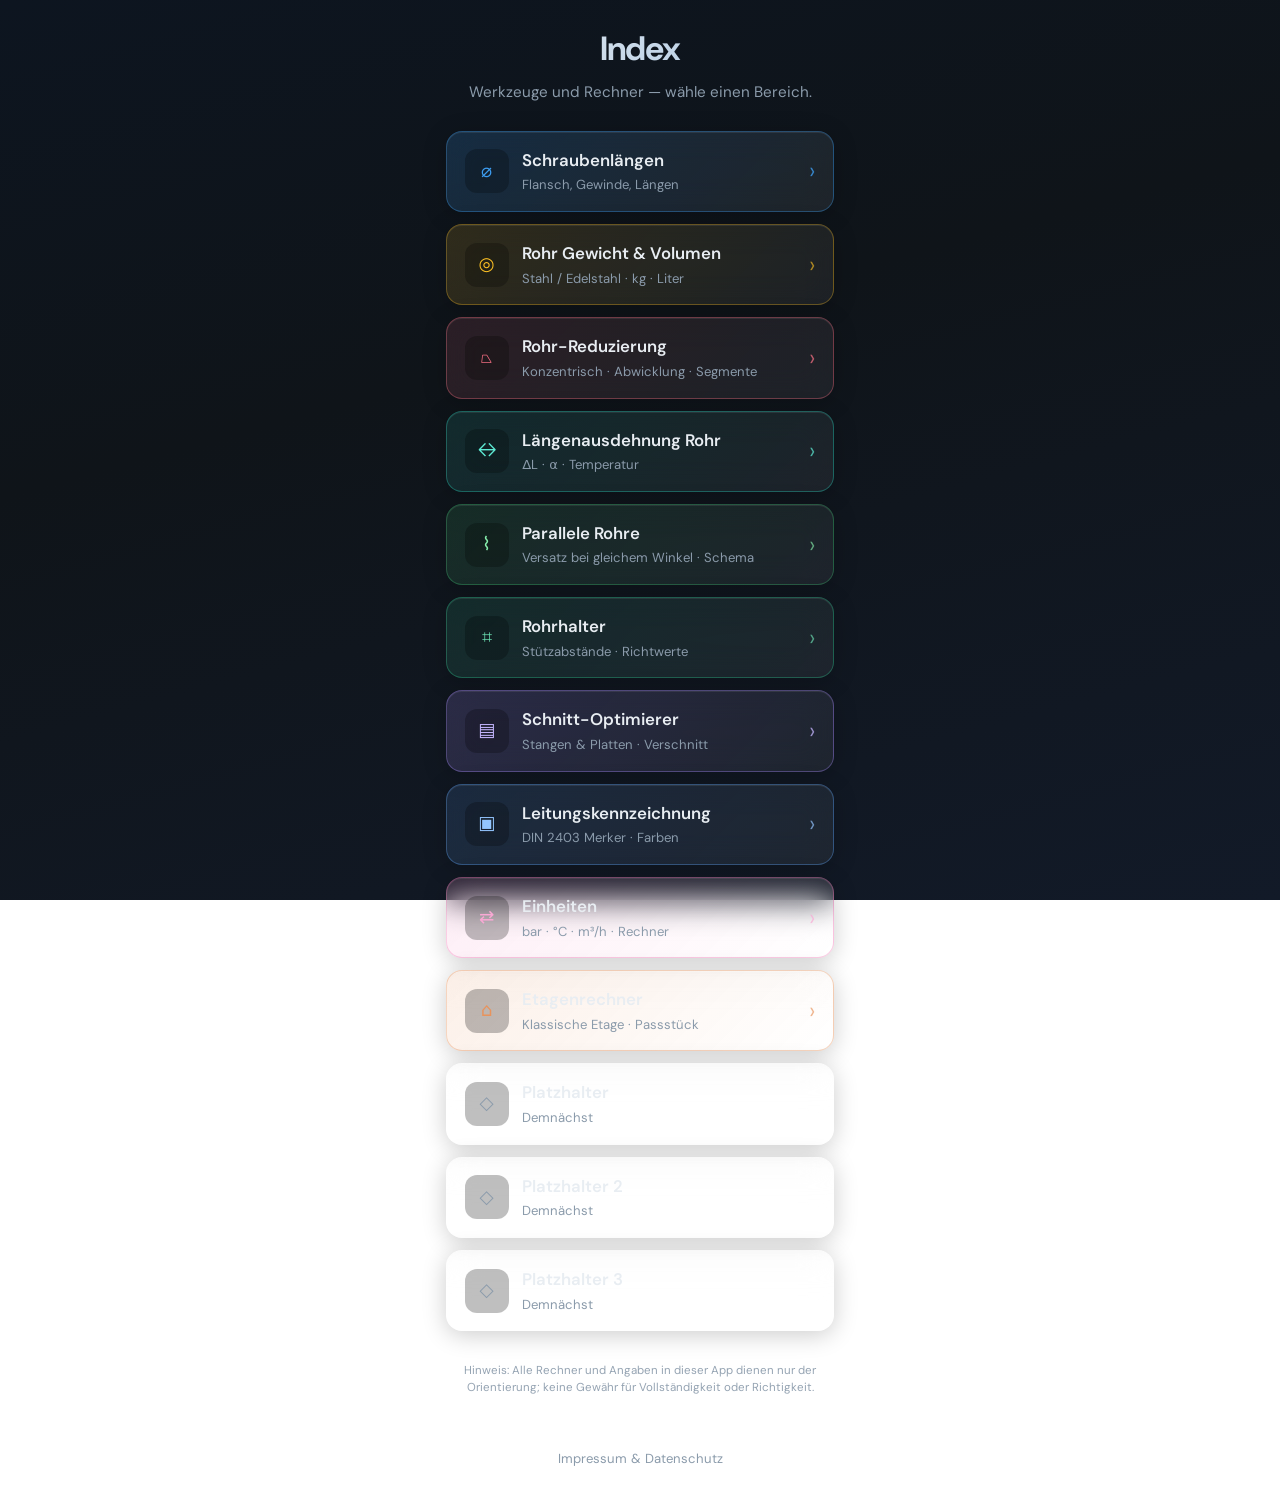
<file: index.html>
<!DOCTYPE html>
<html lang="de">
  <head>
    <meta charset="utf-8" />
    <meta name="viewport" content="width=device-width, initial-scale=1, viewport-fit=cover" />
    <meta name="theme-color" content="#0c1218" />
    <title>Index</title>
    <link rel="preconnect" href="https://fonts.googleapis.com" />
    <link rel="preconnect" href="https://fonts.gstatic.com" crossorigin />
    <link
      href="https://fonts.googleapis.com/css2?family=DM+Sans:ital,opsz,wght@0,9..40,400;0,9..40,600;0,9..40,700;1,9..40,400&display=swap"
      rel="stylesheet"
    />
    <link rel="stylesheet" href="styles.css?v=26" />
  </head>
  <body class="body--home">
    <div class="home-wrap">
      <header class="home-header">
        <h1 class="home-title">Index</h1>
        <p class="home-lead">Werkzeuge und Rechner — wähle einen Bereich.</p>
      </header>

      <nav class="home-grid" aria-label="Hauptnavigation">
        <a href="schraubenlaengen.html" class="glass-btn glass-btn--primary">
          <span class="glass-btn__icon" aria-hidden="true">⌀</span>
          <span class="glass-btn__text">
            <span class="glass-btn__title">Schraubenlängen</span>
            <span class="glass-btn__desc">Flansch, Gewinde, Längen</span>
          </span>
          <span class="glass-btn__chev" aria-hidden="true">›</span>
        </a>

        <a href="rohr-gewicht.html" class="glass-btn glass-btn--pipe">
          <span class="glass-btn__icon" aria-hidden="true">◎</span>
          <span class="glass-btn__text">
            <span class="glass-btn__title">Rohr Gewicht &amp; Volumen</span>
            <span class="glass-btn__desc">Stahl / Edelstahl · kg · Liter</span>
          </span>
          <span class="glass-btn__chev" aria-hidden="true">›</span>
        </a>

        <a href="rohr-reduzierung.html" class="glass-btn glass-btn--reducer">
          <span class="glass-btn__icon" aria-hidden="true">⏢</span>
          <span class="glass-btn__text">
            <span class="glass-btn__title">Rohr-Reduzierung</span>
            <span class="glass-btn__desc">Konzentrisch · Abwicklung · Segmente</span>
          </span>
          <span class="glass-btn__chev" aria-hidden="true">›</span>
        </a>

        <a href="rohr-laengenausdehnung.html" class="glass-btn glass-btn--thermal">
          <span class="glass-btn__icon" aria-hidden="true">↔</span>
          <span class="glass-btn__text">
            <span class="glass-btn__title">Längenausdehnung Rohr</span>
            <span class="glass-btn__desc">ΔL · α · Temperatur</span>
          </span>
          <span class="glass-btn__chev" aria-hidden="true">›</span>
        </a>

        <a href="parallelrohre.html" class="glass-btn glass-btn--secondary">
          <span class="glass-btn__icon" aria-hidden="true">⌇</span>
          <span class="glass-btn__text">
            <span class="glass-btn__title">Parallele Rohre</span>
            <span class="glass-btn__desc">Versatz bei gleichem Winkel · Schema</span>
          </span>
          <span class="glass-btn__chev" aria-hidden="true">›</span>
        </a>

        <a href="rohrhalter.html" class="glass-btn glass-btn--support">
          <span class="glass-btn__icon" aria-hidden="true">⌗</span>
          <span class="glass-btn__text">
            <span class="glass-btn__title">Rohrhalter</span>
            <span class="glass-btn__desc">Stützabstände · Richtwerte</span>
          </span>
          <span class="glass-btn__chev" aria-hidden="true">›</span>
        </a>

        <a href="schnitt-optimierer.html" class="glass-btn glass-btn--accent">
          <span class="glass-btn__icon" aria-hidden="true">▤</span>
          <span class="glass-btn__text">
            <span class="glass-btn__title">Schnitt-Optimierer</span>
            <span class="glass-btn__desc">Stangen &amp; Platten · Verschnitt</span>
          </span>
          <span class="glass-btn__chev" aria-hidden="true">›</span>
        </a>

        <a href="leitungskennzeichnung.html" class="glass-btn glass-btn--marker">
          <span class="glass-btn__icon" aria-hidden="true">▣</span>
          <span class="glass-btn__text">
            <span class="glass-btn__title">Leitungskennzeichnung</span>
            <span class="glass-btn__desc">DIN 2403 Merker · Farben</span>
          </span>
          <span class="glass-btn__chev" aria-hidden="true">›</span>
        </a>

        <a href="einheiten-rechner.html" class="glass-btn glass-btn--calc">
          <span class="glass-btn__icon" aria-hidden="true">⇄</span>
          <span class="glass-btn__text">
            <span class="glass-btn__title">Einheiten</span>
            <span class="glass-btn__desc">bar · °C · m³/h · Rechner</span>
          </span>
          <span class="glass-btn__chev" aria-hidden="true">›</span>
        </a>

        <a href="etagenrechner.html" class="glass-btn glass-btn--etage">
          <span class="glass-btn__icon" aria-hidden="true">⌂</span>
          <span class="glass-btn__text">
            <span class="glass-btn__title">Etagenrechner</span>
            <span class="glass-btn__desc">Klassische Etage · Passstück</span>
          </span>
          <span class="glass-btn__chev" aria-hidden="true">›</span>
        </a>

        <button type="button" class="glass-btn glass-btn--placeholder" disabled>
          <span class="glass-btn__icon" aria-hidden="true">◇</span>
          <span class="glass-btn__text">
            <span class="glass-btn__title">Platzhalter</span>
            <span class="glass-btn__desc">Demnächst</span>
          </span>
        </button>
        <button type="button" class="glass-btn glass-btn--placeholder" disabled>
          <span class="glass-btn__icon" aria-hidden="true">◇</span>
          <span class="glass-btn__text">
            <span class="glass-btn__title">Platzhalter 2</span>
            <span class="glass-btn__desc">Demnächst</span>
          </span>
        </button>
        <button type="button" class="glass-btn glass-btn--placeholder" disabled>
          <span class="glass-btn__icon" aria-hidden="true">◇</span>
          <span class="glass-btn__text">
            <span class="glass-btn__title">Platzhalter 3</span>
            <span class="glass-btn__desc">Demnächst</span>
          </span>
        </button>
      </nav>

      <p class="disclaimer disclaimer--home">
        Hinweis: Alle Rechner und Angaben in dieser App dienen nur der Orientierung; keine Gewähr
        für Vollständigkeit oder Richtigkeit.
      </p>

      <footer class="site-footer">
        <a href="impressum.html" class="site-footer__link">Impressum &amp; Datenschutz</a>
      </footer>
    </div>
  </body>
</html>
</file>
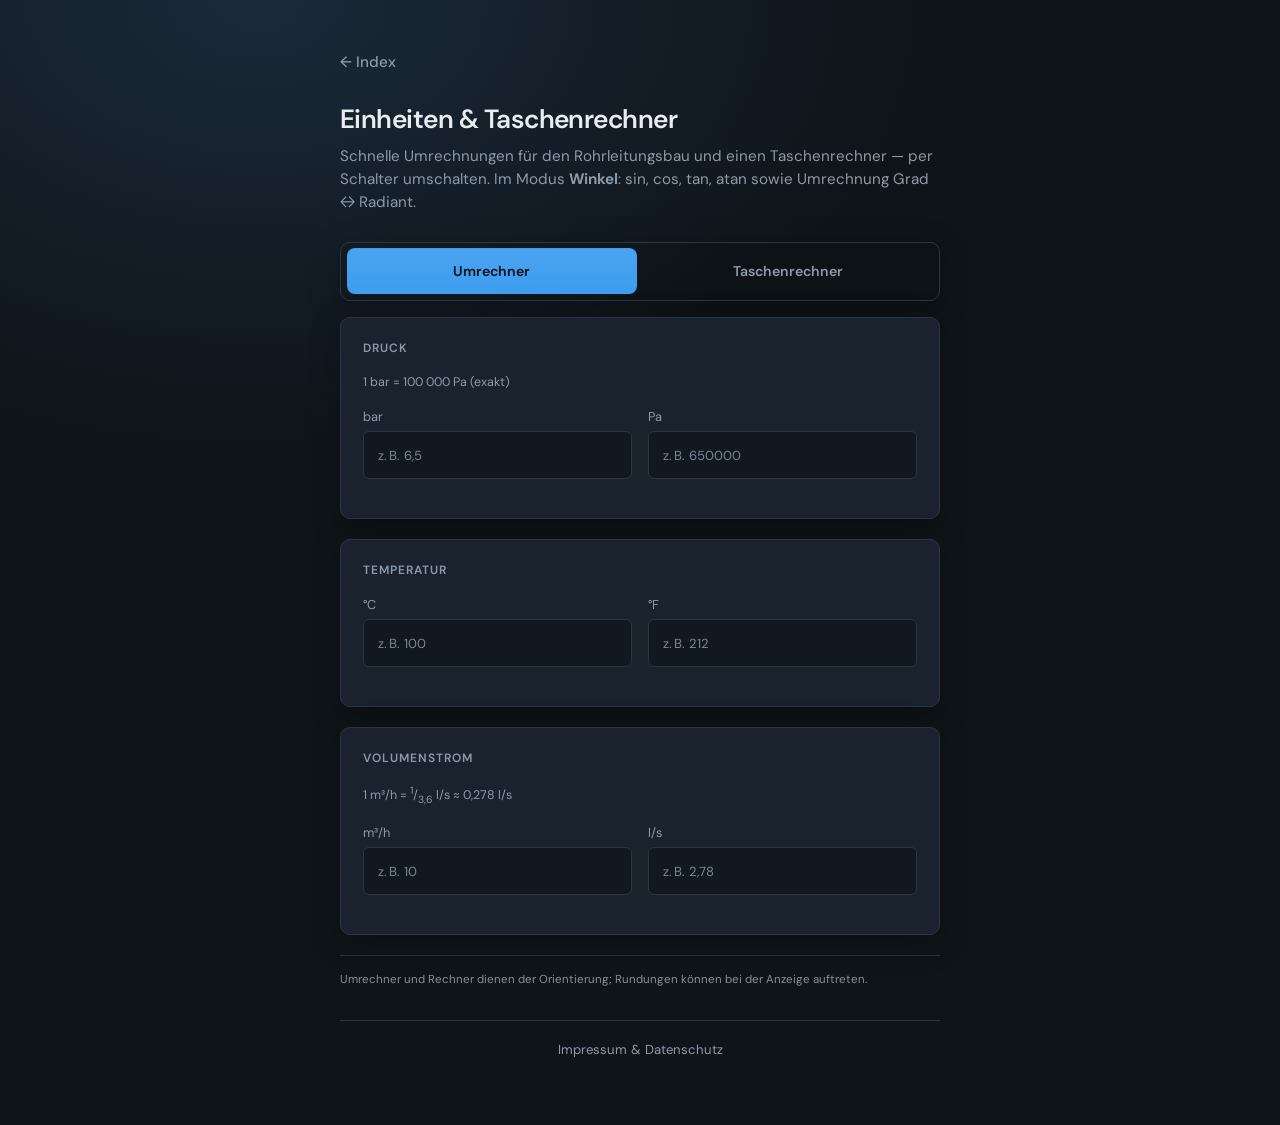
<file: einheiten-rechner.html>
<!DOCTYPE html>
<html lang="de">
  <head>
    <meta charset="utf-8" />
    <meta name="viewport" content="width=device-width, initial-scale=1, viewport-fit=cover" />
    <meta name="theme-color" content="#0c1218" />
    <title>Einheiten &amp; Taschenrechner</title>
    <link rel="preconnect" href="https://fonts.googleapis.com" />
    <link rel="preconnect" href="https://fonts.gstatic.com" crossorigin />
    <link
      href="https://fonts.googleapis.com/css2?family=DM+Sans:ital,opsz,wght@0,9..40,400;0,9..40,600;0,9..40,700;1,9..40,400&display=swap"
      rel="stylesheet"
    />
    <link rel="stylesheet" href="styles.css?v=21" />
  </head>
  <body>
    <div class="wrap wrap--sub">
      <a href="index.html" class="back-link">← Index</a>
      <h1>Einheiten &amp; Taschenrechner</h1>
      <p class="sub">
        Schnelle Umrechnungen für den Rohrleitungsbau und einen Taschenrechner — per Schalter umschalten. Im Modus
        <strong>Winkel</strong>: sin, cos, tan, atan sowie Umrechnung Grad ↔ Radiant.
      </p>

      <div class="calc-mode-bar card card--flat" role="tablist" aria-label="Ansicht wechseln">
        <button type="button" class="calc-mode-btn calc-mode-btn--active" id="mode-units" role="tab" aria-selected="true" data-mode="units">
          Umrechner
        </button>
        <button type="button" class="calc-mode-btn" id="mode-calc" role="tab" aria-selected="false" data-mode="calc">
          Taschenrechner
        </button>
      </div>

      <div id="panel-units" class="calc-panel">
        <div class="card">
          <h2>Druck</h2>
          <p class="formula-note">1 bar = 100 000 Pa (exakt)</p>
          <div class="row row--mobile-stack unit-pair-row">
            <div>
              <label for="barVal">bar</label>
              <input id="barVal" type="text" inputmode="decimal" autocomplete="off" placeholder="z. B. 6,5" />
            </div>
            <div>
              <label for="paVal">Pa</label>
              <input id="paVal" type="text" inputmode="decimal" autocomplete="off" placeholder="z. B. 650000" />
            </div>
          </div>
        </div>

        <div class="card">
          <h2>Temperatur</h2>
          <div class="row row--mobile-stack unit-pair-row">
            <div>
              <label for="celsiusVal">°C</label>
              <input id="celsiusVal" type="text" inputmode="decimal" autocomplete="off" placeholder="z. B. 100" />
            </div>
            <div>
              <label for="fahrenheitVal">°F</label>
              <input id="fahrenheitVal" type="text" inputmode="decimal" autocomplete="off" placeholder="z. B. 212" />
            </div>
          </div>
        </div>

        <div class="card">
          <h2>Volumenstrom</h2>
          <p class="formula-note">1 m³/h = <sup>1</sup>/<sub>3,6</sub> l/s ≈ 0,278 l/s</p>
          <div class="row row--mobile-stack unit-pair-row">
            <div>
              <label for="m3hVal">m³/h</label>
              <input id="m3hVal" type="text" inputmode="decimal" autocomplete="off" placeholder="z. B. 10" />
            </div>
            <div>
              <label for="lsVal">l/s</label>
              <input id="lsVal" type="text" inputmode="decimal" autocomplete="off" placeholder="z. B. 2,78" />
            </div>
          </div>
        </div>
      </div>

      <div id="panel-calc" class="calc-panel" hidden>
        <div class="calc-angle-toolbar card card--flat">
          <span class="calc-angle-toolbar-label">Rechner:</span>
          <button type="button" class="calc-submode-btn calc-submode-btn--active" id="calc-sub-basic" data-submode="basic">
            Normal
          </button>
          <button type="button" class="calc-submode-btn" id="calc-sub-angle" data-submode="angle">Winkel</button>
          <span id="calcAngleUnitWrap" class="calc-angle-unit-wrap" hidden>
            <span class="calc-angle-toolbar-label">Eingabe:</span>
            <button type="button" class="calc-unit-toggle" id="calcAngleUnitToggle" aria-pressed="true">
              Grad (°)
            </button>
          </span>
        </div>
        <p id="calcAngleHint" class="formula-note calc-angle-hint" hidden>
          Winkel-Funktionen verwenden die angezeigte Zahl. Bei <strong>Grad (°)</strong> wird sie als Gradmaß interpretiert, bei <strong>Radiant</strong> als Bogenmaß —
          außer bei <strong>°→rad</strong> und <strong>rad→°</strong> (reine Umrechnung). <strong>atan</strong> liefert das Ergebnis in der gewählten Eingabe-Einheit.
        </p>

        <div class="card calc-card">
          <div class="calc-display-wrap">
            <output id="calcDisplay" class="calc-display" aria-live="polite">0</output>
          </div>

          <!-- Eine Tastatur: oben optional Winkelzeile, darunter nur ein Ziffernblock -->
          <div class="calc-keyboard" id="calcKeyboard">
            <div class="calc-fn-strip" id="calcFnStrip" hidden>
              <button type="button" class="calc-key calc-key--fn" data-fn="sin">sin</button>
              <button type="button" class="calc-key calc-key--fn" data-fn="cos">cos</button>
              <button type="button" class="calc-key calc-key--fn" data-fn="tan">tan</button>
              <button type="button" class="calc-key calc-key--fn" data-fn="atan">atan</button>
              <button type="button" class="calc-key calc-key--fn" data-fn="deg2rad">°→rad</button>
              <button type="button" class="calc-key calc-key--fn" data-fn="rad2deg">rad→°</button>
            </div>

            <div class="calc-keys calc-keys-pad">
              <button type="button" class="calc-key calc-key--wide" data-act="clear">C</button>
              <button type="button" class="calc-key" data-act="back">⌫</button>
              <button type="button" class="calc-key calc-key--op" data-op="/">÷</button>

              <button type="button" class="calc-key" data-digit="7">7</button>
              <button type="button" class="calc-key" data-digit="8">8</button>
              <button type="button" class="calc-key" data-digit="9">9</button>
              <button type="button" class="calc-key calc-key--op" data-op="*">×</button>

              <button type="button" class="calc-key" data-digit="4">4</button>
              <button type="button" class="calc-key" data-digit="5">5</button>
              <button type="button" class="calc-key" data-digit="6">6</button>
              <button type="button" class="calc-key calc-key--op" data-op="-">−</button>

              <button type="button" class="calc-key" data-digit="1">1</button>
              <button type="button" class="calc-key" data-digit="2">2</button>
              <button type="button" class="calc-key" data-digit="3">3</button>
              <button type="button" class="calc-key calc-key--op" data-op="+">+</button>

              <button type="button" class="calc-key calc-key--wide" data-digit="0">0</button>
              <button type="button" class="calc-key" data-act="dot">,</button>
              <button type="button" class="calc-key calc-key--eq calc-key--op" data-act="eq">=</button>
            </div>
          </div>
        </div>
      </div>

      <p class="disclaimer">
        Umrechner und Rechner dienen der Orientierung; Rundungen können bei der Anzeige auftreten.
      </p>
      <footer class="site-footer">
        <a href="impressum.html" class="site-footer__link">Impressum &amp; Datenschutz</a>
      </footer>
    </div>
    <script src="einheiten-rechner.js?v=4" defer></script>
  </body>
</html>
</file>
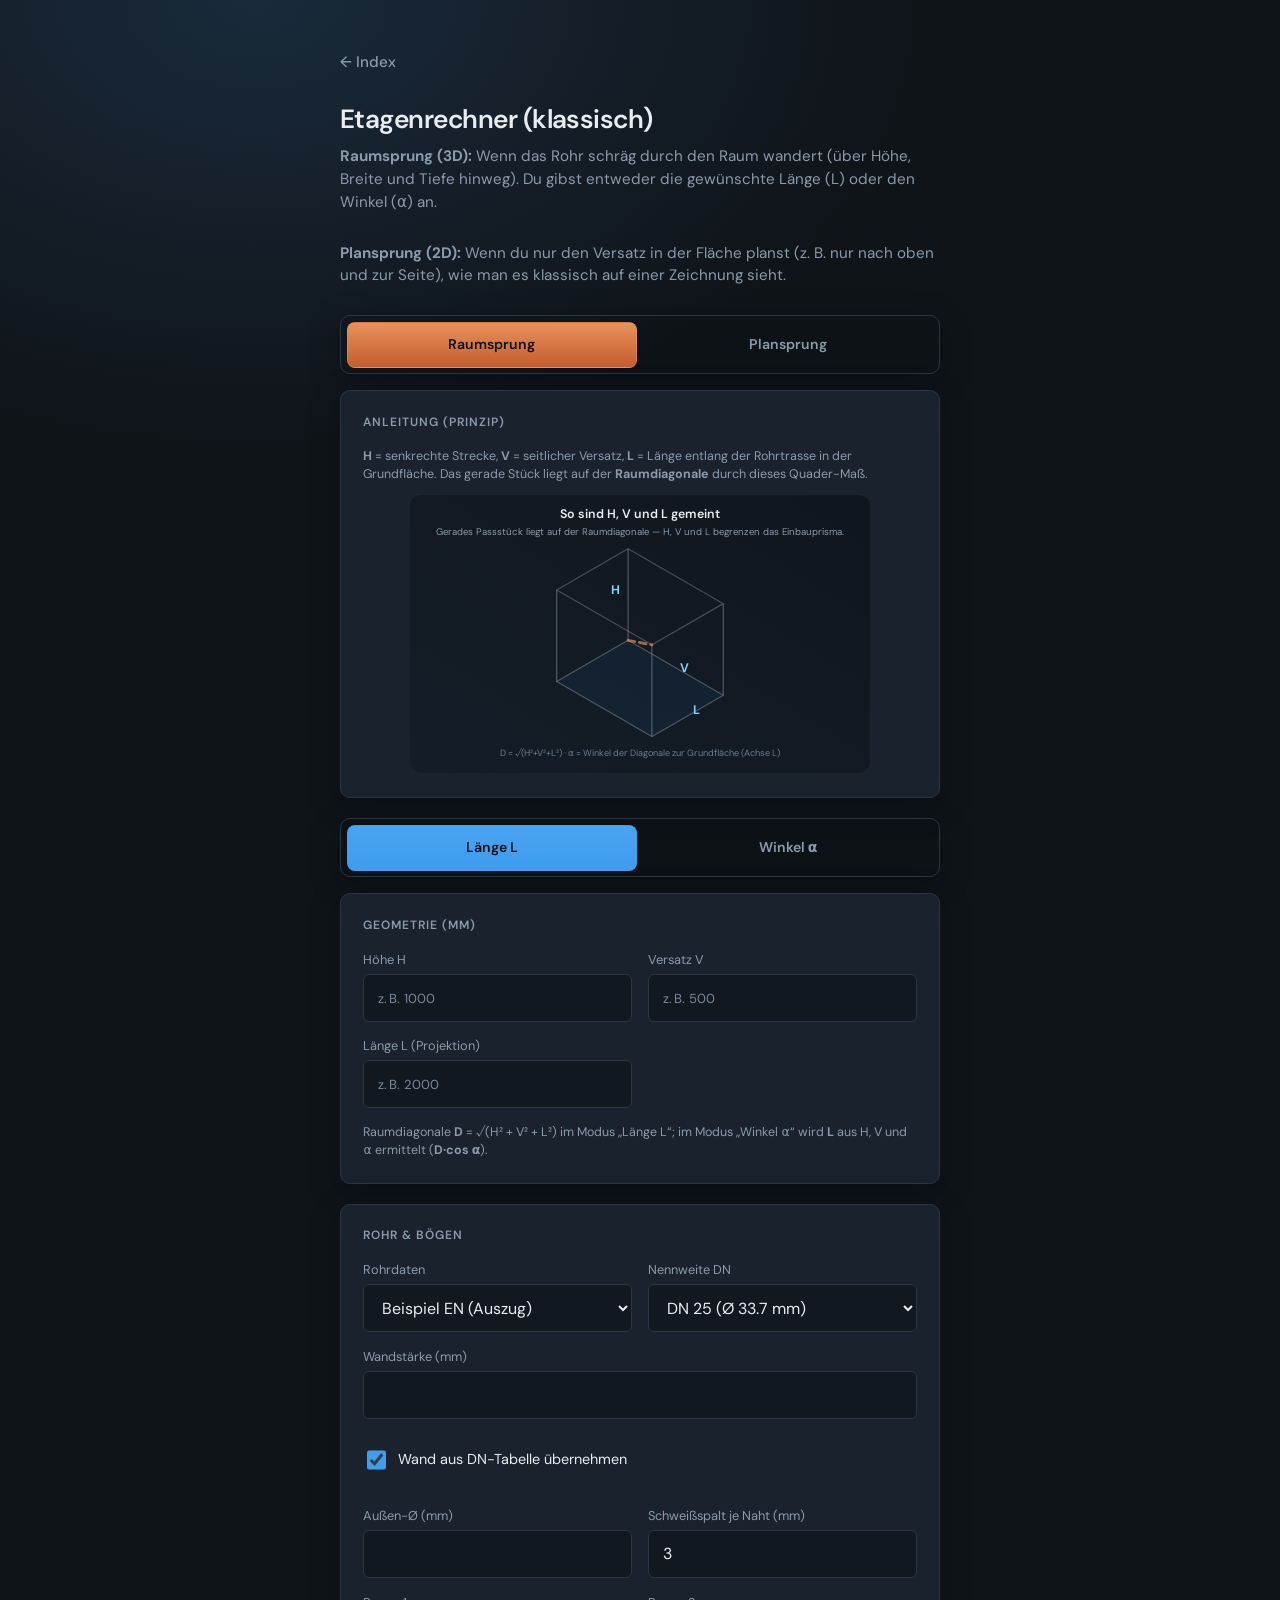
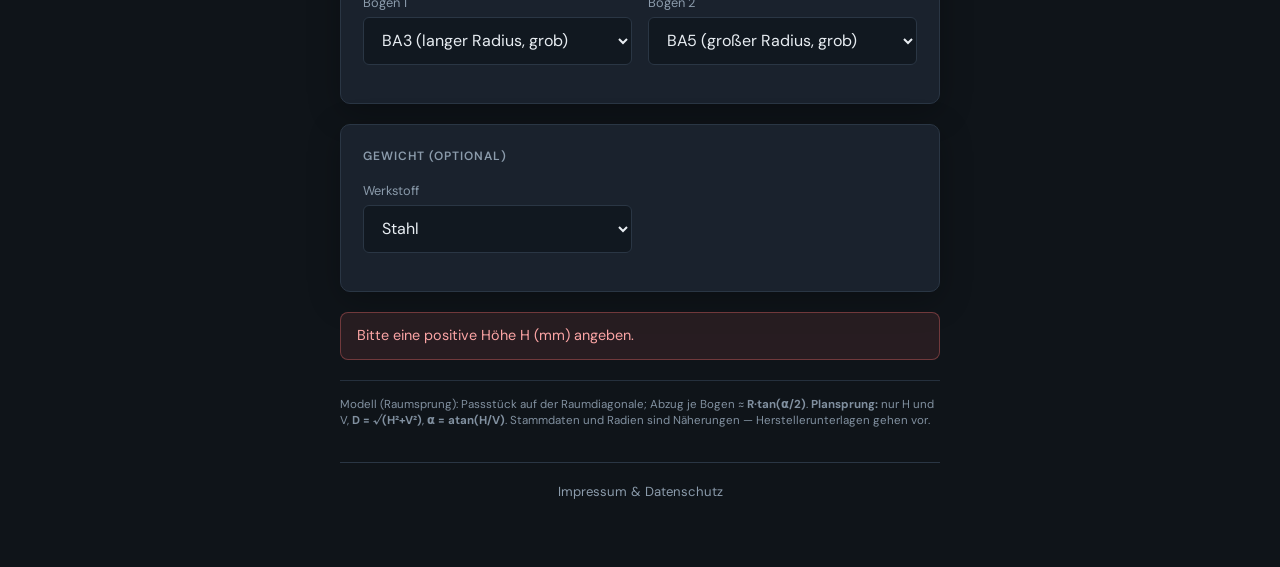
<file: etagenrechner.html>
<!DOCTYPE html>
<html lang="de">
  <head>
    <meta charset="utf-8" />
    <meta name="viewport" content="width=device-width, initial-scale=1, viewport-fit=cover" />
    <meta name="theme-color" content="#0c1218" />
    <title>Etagenrechner (klassisch)</title>
    <link rel="preconnect" href="https://fonts.googleapis.com" />
    <link rel="preconnect" href="https://fonts.gstatic.com" crossorigin />
    <link
      href="https://fonts.googleapis.com/css2?family=DM+Sans:ital,opsz,wght@0,9..40,400;0,9..40,600;0,9..40,700;1,9..40,400&display=swap"
      rel="stylesheet"
    />
    <link rel="stylesheet" href="styles.css?v=32" />
  </head>
  <body>
    <div class="wrap wrap--sub">
      <a href="index.html" class="back-link">← Index</a>
      <h1>Etagenrechner (klassisch)</h1>
      <p class="sub">
        <strong>Raumsprung (3D):</strong> Wenn das Rohr schräg durch den Raum wandert (über Höhe, Breite und Tiefe hinweg).
        Du gibst entweder die gewünschte Länge (L) oder den Winkel (α) an.
      </p>
      <p class="sub">
        <strong>Plansprung (2D):</strong> Wenn du nur den Versatz in der Fläche planst (z. B. nur nach oben und zur Seite),
        wie man es klassisch auf einer Zeichnung sieht.
      </p>

      <div class="card card--flat etagen-sprung-bar" role="tablist" aria-label="Sprung-Typ">
        <button type="button" class="etagen-sprung-btn etagen-sprung-btn--active" id="sprung-space" data-sprung="space" role="tab" aria-selected="true">
          Raumsprung
        </button>
        <button type="button" class="etagen-sprung-btn" id="sprung-planar" data-sprung="planar" role="tab" aria-selected="false">
          Plansprung
        </button>
      </div>

      <div class="card etagen-guide-card">
        <h2>Anleitung (Prinzip)</h2>
        <p class="formula-note etagen-guide-lead" id="guideLead">
          <strong>H</strong> = senkrechte Strecke, <strong>V</strong> = seitlicher Versatz, <strong>L</strong> = Länge entlang der Rohrtrasse in der Grundfläche. Das gerade Stück liegt auf der <strong>Raumdiagonale</strong> durch dieses Quader-Maß.
        </p>
        <div id="guideSvgHost" class="etagen-svg-host etagen-svg-host--guide" aria-hidden="true"></div>
      </div>

      <div class="card card--flat etagen-mode-bar" role="tablist" aria-label="Bezugsgröße">
        <button type="button" class="etagen-mode-btn etagen-mode-btn--active" id="mode-length" data-mode="length" role="tab" aria-selected="true">
          Länge L
        </button>
        <button type="button" class="etagen-mode-btn" id="mode-angle" data-mode="angle" role="tab" aria-selected="false">
          Winkel α
        </button>
      </div>

      <div class="card">
        <h2>Geometrie (mm)</h2>
        <div class="row row--mobile-stack">
          <div>
            <label for="inputH">Höhe H</label>
            <input id="inputH" type="text" inputmode="decimal" autocomplete="off" placeholder="z. B. 1000" />
          </div>
          <div>
            <label for="inputV" id="labelInputV">Versatz V</label>
            <input id="inputV" type="text" inputmode="decimal" autocomplete="off" placeholder="z. B. 500" />
          </div>
        </div>
        <div class="row row--mobile-stack">
          <div id="wrapL">
            <label for="inputL" id="labelInputL">Länge L (Projektion)</label>
            <input id="inputL" type="text" inputmode="decimal" autocomplete="off" placeholder="z. B. 2000" />
          </div>
          <div id="wrapAlpha" hidden>
            <label for="inputAlpha" id="labelInputAlpha">Winkel α (Passstück / Raumdiagonale)</label>
            <input id="inputAlpha" type="text" inputmode="decimal" autocomplete="off" placeholder="z. B. 29,2" />
          </div>
        </div>
        <p class="formula-note etagen-formula-hint" id="etagenFormulaHint">
          Raumdiagonale <strong>D</strong> = √(H² + V² + L²) im Modus „Länge L“; im Modus „Winkel α“ gilt <strong>L = D·cos α</strong> (wird aus H, V, α ermittelt).
        </p>
      </div>

      <div class="card">
        <h2>Rohr &amp; Bögen</h2>
        <div class="row row--mobile-stack">
          <div>
            <label for="pipeSeries">Rohrdaten</label>
            <select id="pipeSeries"></select>
          </div>
          <div id="dnWrap" hidden>
            <label for="dnSelect">Nennweite DN</label>
            <select id="dnSelect"></select>
          </div>
          <div id="manualDnWrap" hidden>
            <label for="manualDn">DN (für Bogenradius, mm Nennweite)</label>
            <input id="manualDn" type="text" inputmode="numeric" autocomplete="off" placeholder="z. B. 250" value="250" />
          </div>
        </div>
        <div class="row">
          <div>
            <label for="wallMm">Wandstärke (mm)</label>
            <input id="wallMm" type="text" inputmode="decimal" autocomplete="off" />
          </div>
        </div>
        <div class="row">
          <label class="checkbox-row">
            <input type="checkbox" id="autoWall" checked />
            <span>Wand aus DN-Tabelle übernehmen</span>
          </label>
        </div>
        <div class="row row--mobile-stack">
          <div>
            <label for="outerMm">Außen-Ø (mm)</label>
            <input id="outerMm" type="text" inputmode="decimal" autocomplete="off" />
          </div>
          <div>
            <label for="gapMm">Schweißspalt je Naht (mm)</label>
            <input id="gapMm" type="text" inputmode="decimal" autocomplete="off" value="3" />
          </div>
        </div>
        <div class="row row--mobile-stack">
          <div>
            <label for="elbow1">Bogen 1</label>
            <select id="elbow1"></select>
          </div>
          <div>
            <label for="elbow2">Bogen 2</label>
            <select id="elbow2"></select>
          </div>
        </div>
      </div>

      <div class="card">
        <h2>Gewicht (optional)</h2>
        <div class="row row--mobile-stack">
          <div>
            <label for="material">Werkstoff</label>
            <select id="material">
              <option value="steel">Stahl</option>
              <option value="stainless">Edelstahl</option>
            </select>
          </div>
        </div>
      </div>

      <div id="msg" class="msg" role="alert" hidden></div>

      <div id="resultBlock" class="etagen-result-wrap" hidden>
        <div class="etagen-banner">
          <span class="etagen-banner__label">Passstücklänge</span>
          <span class="etagen-banner__value" id="outPassMm">—</span>
        </div>

        <div class="card etagen-summary-card">
          <h2>Kennwerte</h2>
          <ul class="etagen-kv" id="kvList"></ul>
        </div>

        <div class="card">
          <h2>Schema (schematisch)</h2>
          <p class="formula-note" id="schemaHint">Nicht maßstäblich; nur zur Veranschaulichung der Maße H, V, L und der Raumdiagonale.</p>
          <p id="svgCaption" class="etagen-schema-caption" hidden aria-live="polite"></p>
          <div id="svgHost" class="etagen-svg-host etagen-svg-host--schema"></div>
        </div>

        <div class="row cols-2 etagen-bend-row">
          <div class="card etagen-bend-card" id="bendCard1">
            <h2 id="bendTitle1">Bogen 1</h2>
            <dl class="etagen-dl" id="bendDl1"></dl>
          </div>
          <div class="card etagen-bend-card" id="bendCard2">
            <h2 id="bendTitle2">Bogen 2</h2>
            <dl class="etagen-dl" id="bendDl2"></dl>
          </div>
        </div>

        <div class="card etagen-bend-legend-card">
          <h2>Bogenmaß erklärt (innen / Mitte / außen)</h2>
          <p class="formula-note">
            Das Bogenmaß ist immer <strong>Radius × Winkel (im Bogenmaß)</strong>. Je nach Radius ergibt sich:
            innen kleiner, Mitte dazwischen, außen größer.
          </p>
          <div id="bendLegendHost" class="etagen-svg-host etagen-svg-host--legend" aria-hidden="true"></div>
        </div>
      </div>

      <p class="disclaimer">
        Modell (Raumsprung): Passstück auf der Raumdiagonale; Abzug je Bogen ≈ <strong>R·tan(α/2)</strong>.
        <strong>Plansprung:</strong> nur H und V, <strong>D = √(H²+V²)</strong>, <strong>α = atan(H/V)</strong>.
        Stammdaten und Radien sind Näherungen — Herstellerunterlagen gehen vor.
      </p>
      <footer class="site-footer">
        <a href="impressum.html" class="site-footer__link">Impressum &amp; Datenschutz</a>
      </footer>
    </div>
    <script src="etagenrechner.js?v=14" defer></script>
  </body>
</html>
</file>
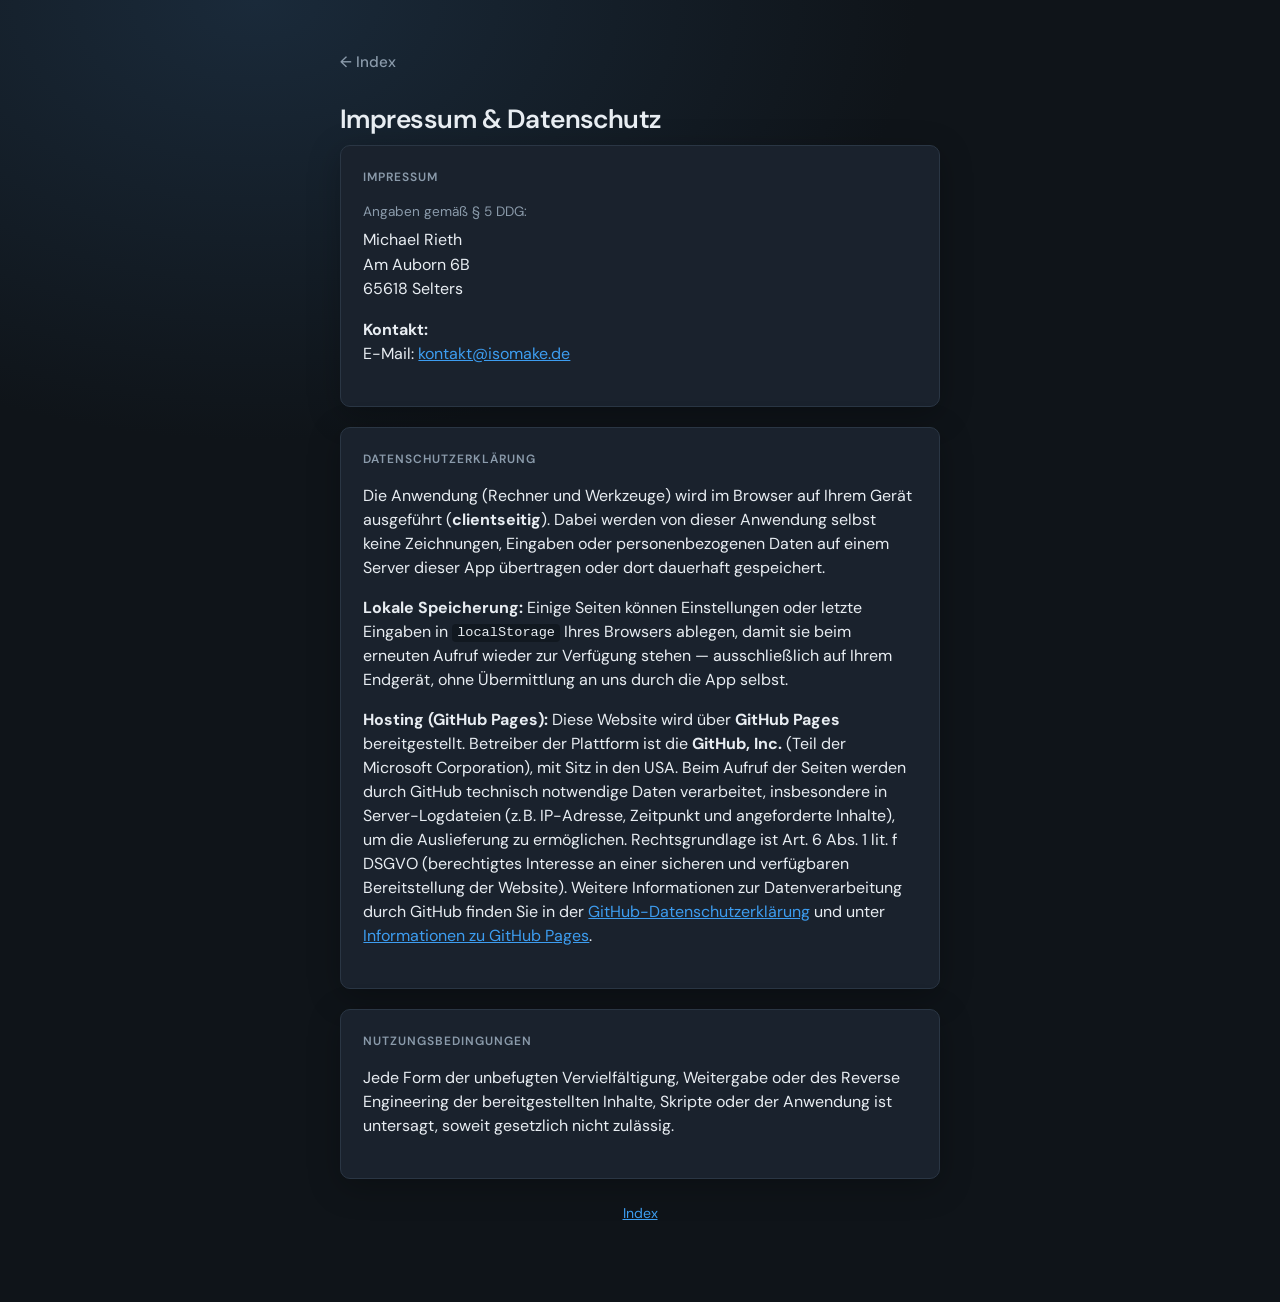
<file: impressum.html>
<!DOCTYPE html>
<html lang="de">
  <head>
    <meta charset="utf-8" />
    <meta name="viewport" content="width=device-width, initial-scale=1, viewport-fit=cover" />
    <meta name="theme-color" content="#0c1218" />
    <title>Impressum &amp; Datenschutz</title>
    <link rel="preconnect" href="https://fonts.googleapis.com" />
    <link rel="preconnect" href="https://fonts.gstatic.com" crossorigin />
    <link
      href="https://fonts.googleapis.com/css2?family=DM+Sans:ital,opsz,wght@0,9..40,400;0,9..40,600;0,9..40,700;1,9..40,400&display=swap"
      rel="stylesheet"
    />
    <link rel="stylesheet" href="styles.css?v=18" />
  </head>
  <body>
    <div class="wrap wrap--sub">
      <a href="index.html" class="back-link">← Index</a>
      <h1>Impressum &amp; Datenschutz</h1>

      <div class="card impressum-block">
        <h2>Impressum</h2>
        <p class="impressum-lead">Angaben gemäß § 5 DDG:</p>
        <p class="impressum-address">
          Michael Rieth<br />
          Am Auborn 6B<br />
          65618 Selters
        </p>
        <p>
          <strong>Kontakt:</strong><br />
          E-Mail: <a href="mailto:kontakt@isomake.de">kontakt@isomake.de</a>
        </p>
      </div>

      <div class="card impressum-block">
        <h2>Datenschutzerklärung</h2>
        <p>
          Die Anwendung (Rechner und Werkzeuge) wird im Browser auf Ihrem Gerät ausgeführt
          (<strong>clientseitig</strong>). Dabei werden von dieser Anwendung selbst keine Zeichnungen,
          Eingaben oder personenbezogenen Daten auf einem Server dieser App übertragen oder dort dauerhaft
          gespeichert.
        </p>
        <p>
          <strong>Lokale Speicherung:</strong> Einige Seiten können Einstellungen oder letzte Eingaben in
          <code>localStorage</code> Ihres Browsers ablegen, damit sie beim erneuten Aufruf wieder zur Verfügung
          stehen — ausschließlich auf Ihrem Endgerät, ohne Übermittlung an uns durch die App selbst.
        </p>
        <p>
          <strong>Hosting (GitHub Pages):</strong> Diese Website wird über <strong>GitHub Pages</strong> bereitgestellt.
          Betreiber der Plattform ist die <strong>GitHub, Inc.</strong> (Teil der Microsoft Corporation), mit Sitz in den
          USA. Beim Aufruf der Seiten werden durch GitHub technisch notwendige Daten verarbeitet, insbesondere in
          Server-Logdateien (z. B. IP-Adresse, Zeitpunkt und angeforderte Inhalte), um die Auslieferung zu ermöglichen.
          Rechtsgrundlage ist Art. 6 Abs. 1 lit. f DSGVO (berechtigtes Interesse an einer sicheren und verfügbaren
          Bereitstellung der Website). Weitere Informationen zur Datenverarbeitung durch GitHub finden Sie in der
          <a href="https://docs.github.com/de/site-policy/privacy-policies/github-privacy-statement" rel="noopener noreferrer"
            >GitHub-Datenschutzerklärung</a
          >
          und unter
          <a href="https://docs.github.com/de/pages/getting-started-with-github-pages/about-github-pages" rel="noopener noreferrer"
            >Informationen zu GitHub Pages</a
          >.
        </p>
      </div>

      <div class="card impressum-block">
        <h2>Nutzungsbedingungen</h2>
        <p>
          Jede Form der unbefugten Vervielfältigung, Weitergabe oder des Reverse Engineering der bereitgestellten
          Inhalte, Skripte oder der Anwendung ist untersagt, soweit gesetzlich nicht zulässig.
        </p>
      </div>

      <p class="site-footer-links">
        <a href="index.html">Index</a>
      </p>
    </div>
  </body>
</html>
</file>
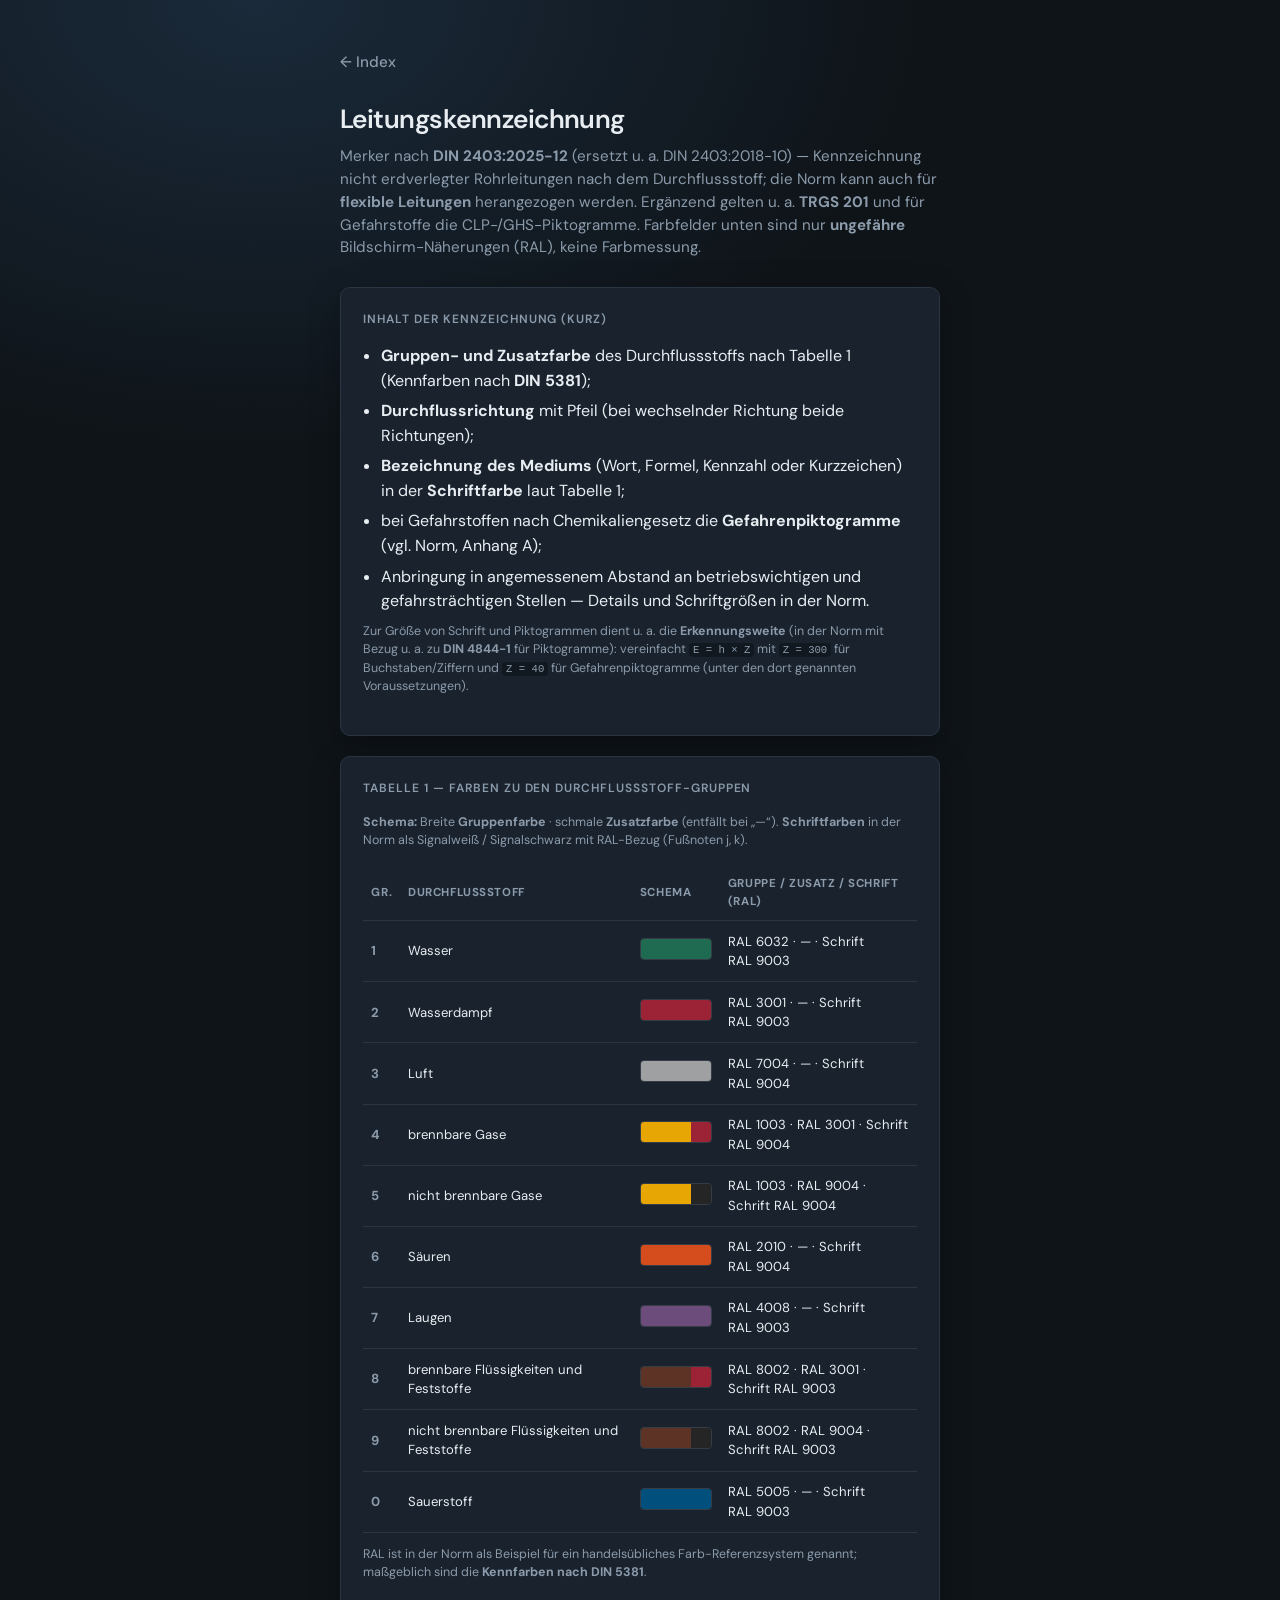
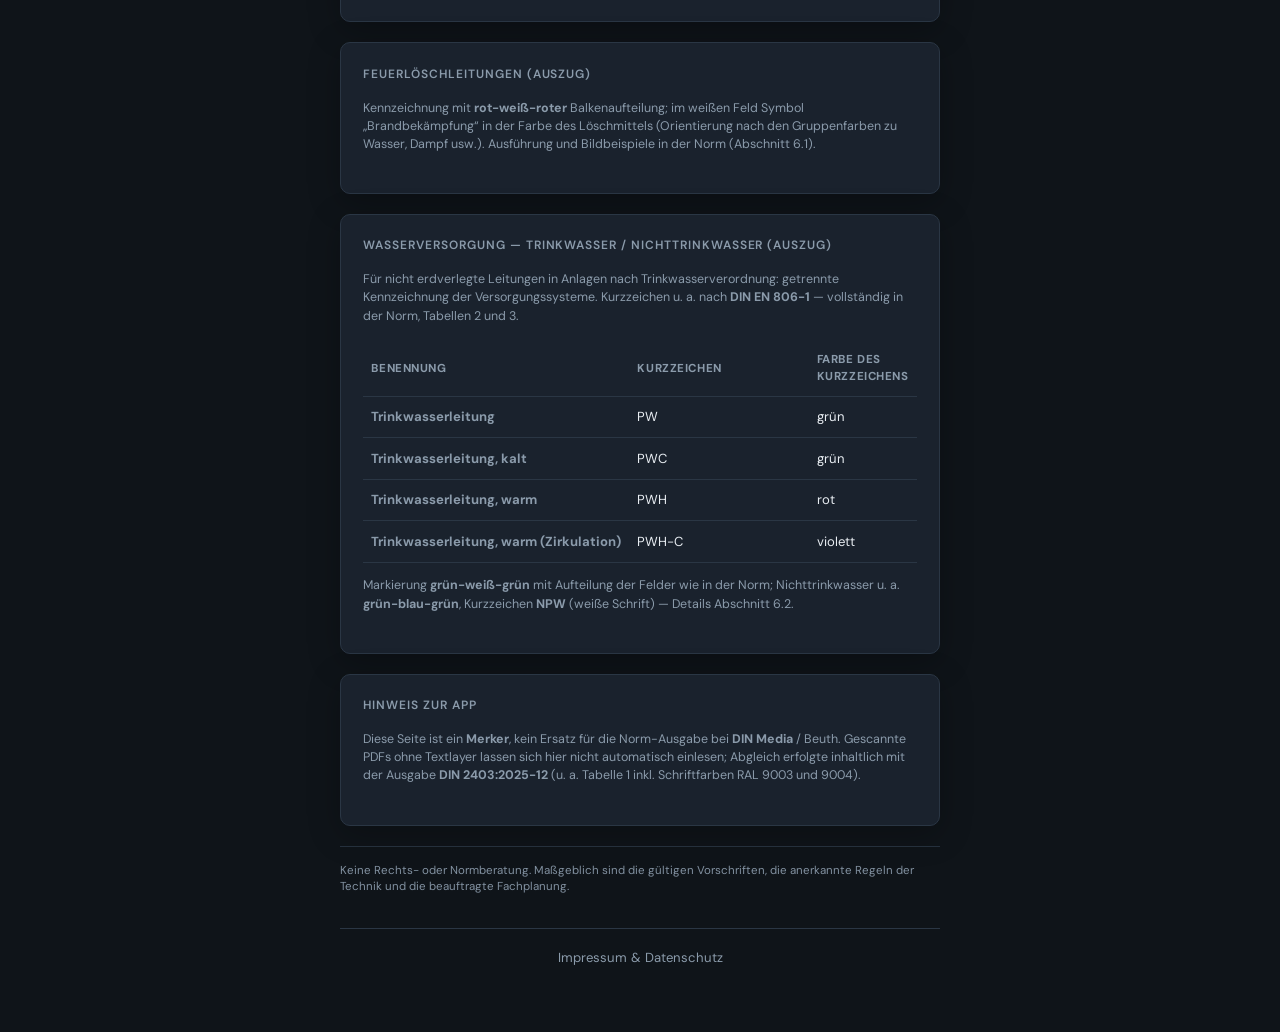
<file: leitungskennzeichnung.html>
<!DOCTYPE html>
<html lang="de">
  <head>
    <meta charset="utf-8" />
    <meta name="viewport" content="width=device-width, initial-scale=1, viewport-fit=cover" />
    <meta name="theme-color" content="#0c1218" />
    <title>Leitungskennzeichnung (Merker)</title>
    <link rel="preconnect" href="https://fonts.googleapis.com" />
    <link rel="preconnect" href="https://fonts.gstatic.com" crossorigin />
    <link
      href="https://fonts.googleapis.com/css2?family=DM+Sans:ital,opsz,wght@0,9..40,400;0,9..40,600;0,9..40,700;1,9..40,400&display=swap"
      rel="stylesheet"
    />
    <link rel="stylesheet" href="styles.css?v=17" />
  </head>
  <body>
    <div class="wrap wrap--sub">
      <a href="index.html" class="back-link">← Index</a>
      <h1>Leitungskennzeichnung</h1>
      <p class="sub">
        Merker nach <strong>DIN 2403:2025-12</strong> (ersetzt u. a. DIN 2403:2018-10) — Kennzeichnung nicht erdverlegter Rohrleitungen nach dem
        Durchflussstoff; die Norm kann auch für <strong>flexible Leitungen</strong> herangezogen werden. Ergänzend gelten u. a.
        <strong>TRGS 201</strong> und für Gefahrstoffe die CLP-/GHS-Piktogramme. Farbfelder unten sind nur
        <strong>ungefähre</strong> Bildschirm-Näherungen (RAL), keine Farbmessung.
      </p>

      <div class="card">
        <h2>Inhalt der Kennzeichnung (Kurz)</h2>
        <ul class="pipe-marker-list">
          <li><strong>Gruppen- und Zusatzfarbe</strong> des Durchflussstoffs nach Tabelle 1 (Kennfarben nach <strong>DIN 5381</strong>);</li>
          <li><strong>Durchflussrichtung</strong> mit Pfeil (bei wechselnder Richtung beide Richtungen);</li>
          <li><strong>Bezeichnung des Mediums</strong> (Wort, Formel, Kennzahl oder Kurzzeichen) in der <strong>Schriftfarbe</strong> laut Tabelle 1;</li>
          <li>bei Gefahrstoffen nach Chemikaliengesetz die <strong>Gefahrenpiktogramme</strong> (vgl. Norm, Anhang A);</li>
          <li>Anbringung in angemessenem Abstand an betriebswichtigen und gefahrsträchtigen Stellen — Details und Schriftgrößen in der Norm.</li>
        </ul>
        <p class="formula-note">
          Zur Größe von Schrift und Piktogrammen dient u. a. die <strong>Erkennungsweite</strong> (in der Norm mit Bezug u. a. zu
          <strong>DIN 4844-1</strong> für Piktogramme): vereinfacht <code>E = h × Z</code> mit <code>Z = 300</code> für Buchstaben/Ziffern und
          <code>Z = 40</code> für Gefahrenpiktogramme (unter den dort genannten Voraussetzungen).
        </p>
      </div>

      <div class="card">
        <h2>Tabelle 1 — Farben zu den Durchflussstoff-Gruppen</h2>
        <p class="formula-note pipe-marker-legend">
          <strong>Schema:</strong> Breite <strong>Gruppenfarbe</strong> · schmale <strong>Zusatzfarbe</strong> (entfällt bei „—“).
          <strong>Schriftfarben</strong> in der Norm als Signalweiß / Signalschwarz mit RAL-Bezug (Fußnoten j, k).
        </p>
        <div class="table-wrap table-wrap--pipe-marker">
          <table class="data-table pipe-marker-table">
            <thead>
              <tr>
                <th scope="col">Gr.</th>
                <th scope="col">Durchflussstoff</th>
                <th scope="col">Schema</th>
                <th scope="col">Gruppe / Zusatz / Schrift (RAL)</th>
              </tr>
            </thead>
            <tbody>
              <tr>
                <td>1</td>
                <td>Wasser</td>
                <td>
                  <span class="pipe-marker-strip" aria-hidden="true"
                    ><span class="pipe-marker-main" style="background:#1e6b52"></span
                    ><span class="pipe-marker-acc pipe-marker-acc--none"></span
                  ></span>
                </td>
                <td><span class="pipe-marker-ral">RAL 6032</span> · — · Schrift <span class="pipe-marker-ral">RAL 9003</span></td>
              </tr>
              <tr>
                <td>2</td>
                <td>Wasserdampf</td>
                <td>
                  <span class="pipe-marker-strip" aria-hidden="true"
                    ><span class="pipe-marker-main" style="background:#9b2335"></span
                    ><span class="pipe-marker-acc pipe-marker-acc--none"></span
                  ></span>
                </td>
                <td><span class="pipe-marker-ral">RAL 3001</span> · — · Schrift <span class="pipe-marker-ral">RAL 9003</span></td>
              </tr>
              <tr>
                <td>3</td>
                <td>Luft</td>
                <td>
                  <span class="pipe-marker-strip" aria-hidden="true"
                    ><span class="pipe-marker-main" style="background:#9ea0a1"></span
                    ><span class="pipe-marker-acc pipe-marker-acc--none"></span
                  ></span>
                </td>
                <td><span class="pipe-marker-ral">RAL 7004</span> · — · Schrift <span class="pipe-marker-ral">RAL 9004</span></td>
              </tr>
              <tr>
                <td>4</td>
                <td>brennbare Gase</td>
                <td>
                  <span class="pipe-marker-strip" aria-hidden="true"
                    ><span class="pipe-marker-main" style="background:#e8a605"></span
                    ><span class="pipe-marker-acc" style="background:#9b2335"></span
                  ></span>
                </td>
                <td><span class="pipe-marker-ral">RAL 1003</span> · <span class="pipe-marker-ral">RAL 3001</span> · Schrift <span class="pipe-marker-ral">RAL 9004</span></td>
              </tr>
              <tr>
                <td>5</td>
                <td>nicht brennbare Gase</td>
                <td>
                  <span class="pipe-marker-strip" aria-hidden="true"
                    ><span class="pipe-marker-main" style="background:#e8a605"></span
                    ><span class="pipe-marker-acc" style="background:#252525"></span
                  ></span>
                </td>
                <td><span class="pipe-marker-ral">RAL 1003</span> · <span class="pipe-marker-ral">RAL 9004</span> · Schrift <span class="pipe-marker-ral">RAL 9004</span></td>
              </tr>
              <tr>
                <td>6</td>
                <td>Säuren</td>
                <td>
                  <span class="pipe-marker-strip" aria-hidden="true"
                    ><span class="pipe-marker-main" style="background:#d54d1d"></span
                    ><span class="pipe-marker-acc pipe-marker-acc--none"></span
                  ></span>
                </td>
                <td><span class="pipe-marker-ral">RAL 2010</span> · — · Schrift <span class="pipe-marker-ral">RAL 9004</span></td>
              </tr>
              <tr>
                <td>7</td>
                <td>Laugen</td>
                <td>
                  <span class="pipe-marker-strip" aria-hidden="true"
                    ><span class="pipe-marker-main" style="background:#6b4c7a"></span
                    ><span class="pipe-marker-acc pipe-marker-acc--none"></span
                  ></span>
                </td>
                <td><span class="pipe-marker-ral">RAL 4008</span> · — · Schrift <span class="pipe-marker-ral">RAL 9003</span></td>
              </tr>
              <tr>
                <td>8</td>
                <td>brennbare Flüssigkeiten und Feststoffe</td>
                <td>
                  <span class="pipe-marker-strip" aria-hidden="true"
                    ><span class="pipe-marker-main" style="background:#5c3325"></span
                    ><span class="pipe-marker-acc" style="background:#9b2335"></span
                  ></span>
                </td>
                <td><span class="pipe-marker-ral">RAL 8002</span> · <span class="pipe-marker-ral">RAL 3001</span> · Schrift <span class="pipe-marker-ral">RAL 9003</span></td>
              </tr>
              <tr>
                <td>9</td>
                <td>nicht brennbare Flüssigkeiten und Feststoffe</td>
                <td>
                  <span class="pipe-marker-strip" aria-hidden="true"
                    ><span class="pipe-marker-main" style="background:#5c3325"></span
                    ><span class="pipe-marker-acc" style="background:#252525"></span
                  ></span>
                </td>
                <td><span class="pipe-marker-ral">RAL 8002</span> · <span class="pipe-marker-ral">RAL 9004</span> · Schrift <span class="pipe-marker-ral">RAL 9003</span></td>
              </tr>
              <tr>
                <td>0</td>
                <td>Sauerstoff</td>
                <td>
                  <span class="pipe-marker-strip" aria-hidden="true"
                    ><span class="pipe-marker-main" style="background:#004f7c"></span
                    ><span class="pipe-marker-acc pipe-marker-acc--none"></span
                  ></span>
                </td>
                <td><span class="pipe-marker-ral">RAL 5005</span> · — · Schrift <span class="pipe-marker-ral">RAL 9003</span></td>
              </tr>
            </tbody>
          </table>
        </div>
        <p class="formula-note pipe-marker-foot">
          RAL ist in der Norm als Beispiel für ein handelsübliches Farb-Referenzsystem genannt; maßgeblich sind die <strong>Kennfarben nach DIN 5381</strong>.
        </p>
      </div>

      <div class="card">
        <h2>Feuerlöschleitungen (Auszug)</h2>
        <p class="formula-note">
          Kennzeichnung mit <strong>rot-weiß-roter</strong> Balkenaufteilung; im weißen Feld Symbol „Brandbekämpfung“ in der Farbe des Löschmittels
          (Orientierung nach den Gruppenfarben zu Wasser, Dampf usw.). Ausführung und Bildbeispiele in der Norm (Abschnitt 6.1).
        </p>
      </div>

      <div class="card">
        <h2>Wasserversorgung — Trinkwasser / Nichttrinkwasser (Auszug)</h2>
        <p class="formula-note">
          Für nicht erdverlegte Leitungen in Anlagen nach Trinkwasserverordnung: getrennte Kennzeichnung der Versorgungssysteme. Kurzzeichen u. a. nach
          <strong>DIN EN 806-1</strong> — vollständig in der Norm, Tabellen 2 und 3.
        </p>
        <div class="table-wrap">
          <table class="data-table pipe-marker-table pipe-marker-table--compact">
            <caption class="sr-only">Tabelle 2 — Trinkwasserleitungen, Auszug</caption>
            <thead>
              <tr>
                <th scope="col">Benennung</th>
                <th scope="col">Kurzzeichen</th>
                <th scope="col">Farbe des Kurzzeichens</th>
              </tr>
            </thead>
            <tbody>
              <tr><td>Trinkwasserleitung</td><td>PW</td><td>grün</td></tr>
              <tr><td>Trinkwasserleitung, kalt</td><td>PWC</td><td>grün</td></tr>
              <tr><td>Trinkwasserleitung, warm</td><td>PWH</td><td>rot</td></tr>
              <tr><td>Trinkwasserleitung, warm (Zirkulation)</td><td>PWH-C</td><td>violett</td></tr>
            </tbody>
          </table>
        </div>
        <p class="formula-note pipe-marker-gap">
          Markierung <strong>grün-weiß-grün</strong> mit Aufteilung der Felder wie in der Norm; Nichttrinkwasser u. a.
          <strong>grün-blau-grün</strong>, Kurzzeichen <strong>NPW</strong> (weiße Schrift) — Details Abschnitt 6.2.
        </p>
      </div>

      <div class="card">
        <h2>Hinweis zur App</h2>
        <p class="formula-note">
          Diese Seite ist ein <strong>Merker</strong>, kein Ersatz für die Norm-Ausgabe bei <strong>DIN Media</strong> / Beuth. Gescannte PDFs ohne Textlayer
          lassen sich hier nicht automatisch einlesen; Abgleich erfolgte inhaltlich mit der Ausgabe <strong>DIN 2403:2025-12</strong> (u. a. Tabelle 1 inkl.
          Schriftfarben RAL 9003 und 9004).
        </p>
      </div>

      <p class="disclaimer">
        Keine Rechts- oder Normberatung. Maßgeblich sind die gültigen Vorschriften, die anerkannte Regeln der Technik und die beauftragte Fachplanung.
      </p>
      <footer class="site-footer">
        <a href="impressum.html" class="site-footer__link">Impressum &amp; Datenschutz</a>
      </footer>
    </div>
  </body>
</html>
</file>
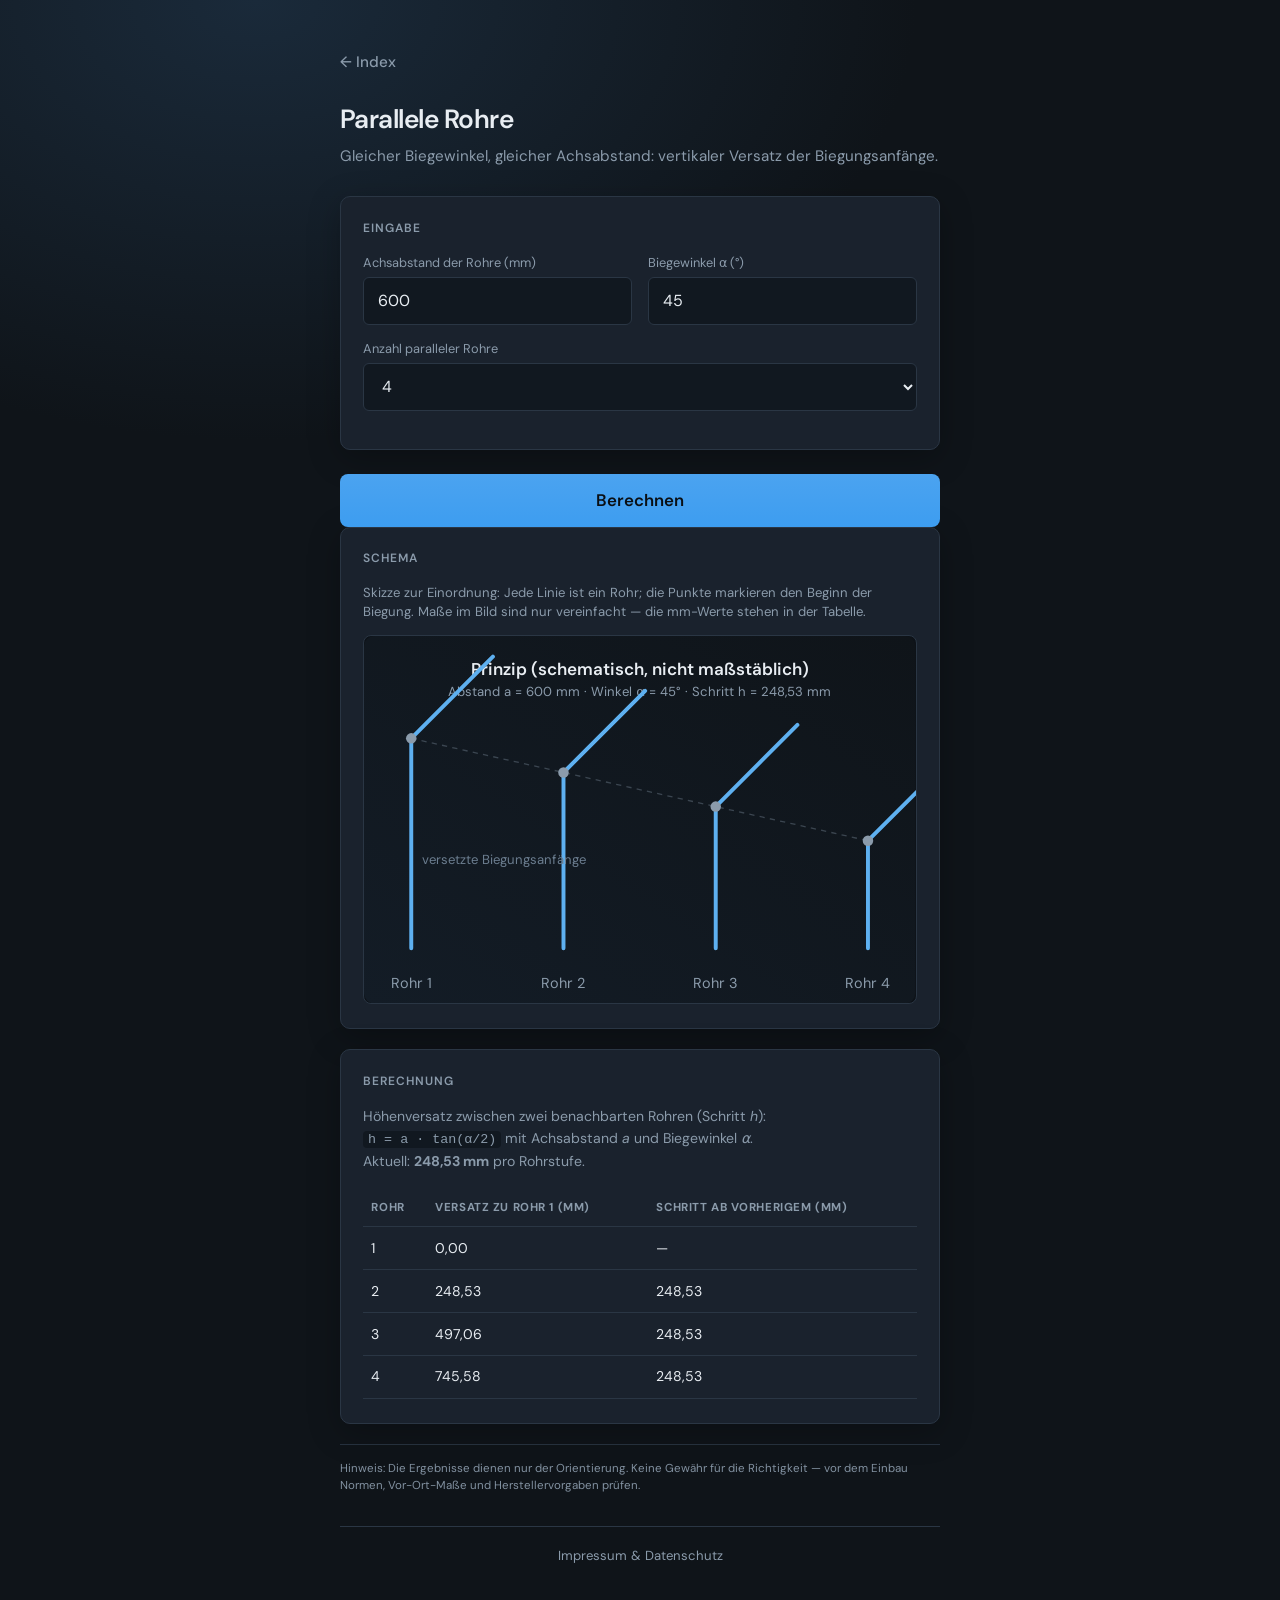
<file: parallelrohre.html>
<!DOCTYPE html>
<html lang="de">
  <head>
    <meta charset="utf-8" />
    <meta name="viewport" content="width=device-width, initial-scale=1, viewport-fit=cover" />
    <meta name="theme-color" content="#0c1218" />
    <title>Parallele Rohre</title>
    <link rel="preconnect" href="https://fonts.googleapis.com" />
    <link rel="preconnect" href="https://fonts.gstatic.com" crossorigin />
    <link
      href="https://fonts.googleapis.com/css2?family=DM+Sans:ital,opsz,wght@0,9..40,400;0,9..40,600;0,9..40,700;1,9..40,400&display=swap"
      rel="stylesheet"
    />
    <link rel="stylesheet" href="styles.css?v=17" />
  </head>
  <body>
    <div class="wrap wrap--sub">
      <a href="index.html" class="back-link">← Index</a>
      <h1>Parallele Rohre</h1>
      <p class="sub">
        Gleicher Biegewinkel, gleicher Achsabstand: vertikaler Versatz der Biegungsanfänge.
      </p>

      <div class="card">
        <h2>Eingabe</h2>
        <div class="row row--mobile-stack">
          <div>
            <label for="spacingMm">Achsabstand der Rohre (mm)</label>
            <input id="spacingMm" type="text" inputmode="decimal" value="600" autocomplete="off" />
          </div>
          <div>
            <label for="angleDeg">Biegewinkel α (°)</label>
            <input id="angleDeg" type="text" inputmode="decimal" value="45" autocomplete="off" />
          </div>
        </div>
        <div class="row">
          <div>
            <label for="pipeCount">Anzahl paralleler Rohre</label>
            <select id="pipeCount">
              <option value="2">2</option>
              <option value="3">3</option>
              <option value="4" selected>4</option>
              <option value="5">5</option>
              <option value="6">6</option>
              <option value="7">7</option>
              <option value="8">8</option>
              <option value="9">9</option>
              <option value="10">10</option>
              <option value="11">11</option>
              <option value="12">12</option>
            </select>
          </div>
        </div>
      </div>

      <button type="button" class="btn" id="calc">Berechnen</button>

      <div id="msg" class="msg" role="status"></div>

      <div id="resultBlock" hidden>
        <div class="card card--diagram">
          <h2>Schema</h2>
          <p class="diagram-caption">
            Skizze zur Einordnung: Jede Linie ist ein Rohr; die Punkte markieren den Beginn der Biegung.
            Maße im Bild sind nur vereinfacht — die mm-Werte stehen in der Tabelle.
          </p>
          <div id="diagram" class="diagram-svg-wrap" aria-live="polite"></div>
        </div>

        <div class="card">
          <h2>Berechnung</h2>
          <p class="formula-box">
            Höhenversatz zwischen zwei benachbarten Rohren (Schritt <var>h</var>):<br />
            <code>h = a · tan(α/2)</code> mit Achsabstand <var>a</var> und Biegewinkel <var>α</var>.<br />
            Aktuell: <strong><span id="formulaStep">—</span> mm</strong> pro Rohrstufe.
          </p>
          <div class="table-wrap">
            <table class="data-table" id="resultTable">
              <thead>
                <tr>
                  <th>Rohr</th>
                  <th>Versatz zu Rohr 1 (mm)</th>
                  <th>Schritt ab vorherigem (mm)</th>
                </tr>
              </thead>
              <tbody></tbody>
            </table>
          </div>
        </div>
      </div>

      <p class="disclaimer">
        Hinweis: Die Ergebnisse dienen nur der Orientierung. Keine Gewähr für die Richtigkeit — vor
        dem Einbau Normen, Vor-Ort-Maße und Herstellervorgaben prüfen.
      </p>
      <footer class="site-footer">
        <a href="impressum.html" class="site-footer__link">Impressum &amp; Datenschutz</a>
      </footer>
    </div>
    <script src="parallelrohre.js?v=2" defer></script>
  </body>
</html>
</file>
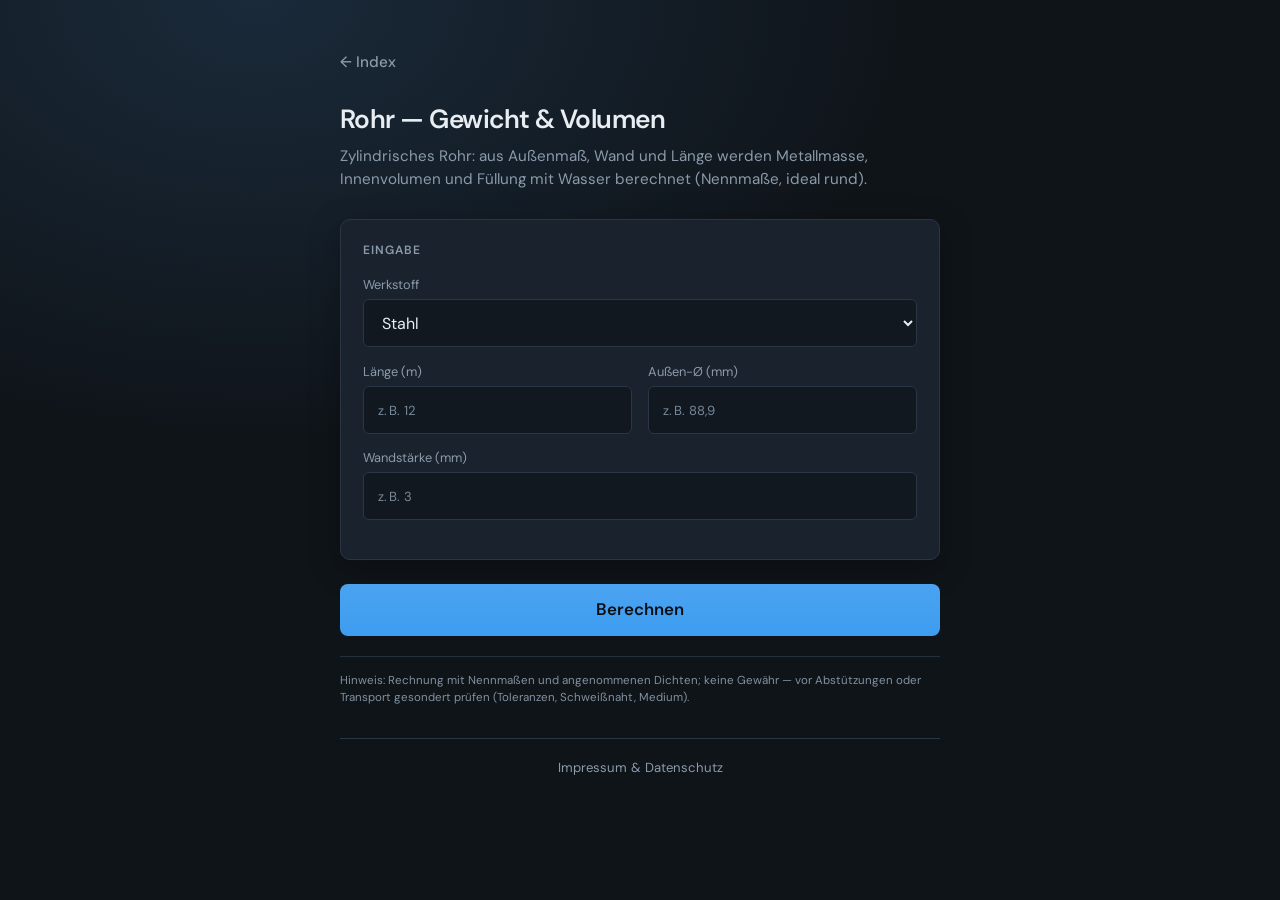
<file: rohr-gewicht.html>
<!DOCTYPE html>
<html lang="de">
  <head>
    <meta charset="utf-8" />
    <meta name="viewport" content="width=device-width, initial-scale=1, viewport-fit=cover" />
    <meta name="theme-color" content="#0c1218" />
    <title>Rohr — Gewicht &amp; Volumen</title>
    <link rel="preconnect" href="https://fonts.googleapis.com" />
    <link rel="preconnect" href="https://fonts.gstatic.com" crossorigin />
    <link
      href="https://fonts.googleapis.com/css2?family=DM+Sans:ital,opsz,wght@0,9..40,400;0,9..40,600;0,9..40,700;1,9..40,400&display=swap"
      rel="stylesheet"
    />
    <link rel="stylesheet" href="styles.css?v=17" />
  </head>
  <body>
    <div class="wrap wrap--sub">
      <a href="index.html" class="back-link">← Index</a>
      <h1>Rohr — Gewicht &amp; Volumen</h1>
      <p class="sub">
        Zylindrisches Rohr: aus Außenmaß, Wand und Länge werden Metallmasse, Innenvolumen und Füllung mit Wasser
        berechnet (Nennmaße, ideal rund).
      </p>

      <div class="card">
        <h2>Eingabe</h2>
        <div class="row">
          <div>
            <label for="material">Werkstoff</label>
            <select id="material" name="material">
              <option value="steel">Stahl</option>
              <option value="stainless">Edelstahl</option>
            </select>
          </div>
        </div>
        <div class="row row--mobile-stack">
          <div>
            <label for="lengthM">Länge (m)</label>
            <input id="lengthM" type="text" inputmode="decimal" autocomplete="off" placeholder="z. B. 12" />
          </div>
          <div>
            <label for="outerMm">Außen-Ø (mm)</label>
            <input id="outerMm" type="text" inputmode="decimal" autocomplete="off" placeholder="z. B. 88,9" />
          </div>
        </div>
        <div class="row">
          <div>
            <label for="wallMm">Wandstärke (mm)</label>
            <input id="wallMm" type="text" inputmode="decimal" autocomplete="off" placeholder="z. B. 3" />
          </div>
        </div>
      </div>

      <button type="button" class="btn" id="calc">Berechnen</button>

      <div id="msg" class="msg" role="alert" hidden></div>

      <div id="resultBlock" hidden>
        <div class="card">
          <h2>Ergebnis</h2>
          <p class="formula-note rohr-density-note">
            <strong>Dichte Metall (Rechnung):</strong> <span id="densityLabel">—</span>
          </p>
          <div class="table-wrap">
            <table class="data-table data-table--rohr">
              <tbody>
                <tr>
                  <th scope="row">Innen-Ø</th>
                  <td id="innerDiamMm">—</td>
                </tr>
                <tr>
                  <th scope="row">Innenvolumen (Wasser)</th>
                  <td><span id="volWaterL">—</span> L <span class="rohr-sub">(<span id="volWaterM3">—</span> m³)</span></td>
                </tr>
                <tr>
                  <th scope="row">Metallvolumen (Wand)</th>
                  <td><span id="volMetalDm3">—</span> dm³</td>
                </tr>
                <tr>
                  <th scope="row">Leergewicht (nur Rohr)</th>
                  <td><span id="massPipeKg">—</span> kg</td>
                </tr>
                <tr>
                  <th scope="row">Wasserfüllung</th>
                  <td><span id="massWaterKg">—</span> kg</td>
                </tr>
                <tr class="data-table__emph">
                  <th scope="row">Gesamtmasse (Rohr + Wasser)</th>
                  <td><span id="massTotalKg">—</span> kg</td>
                </tr>
              </tbody>
            </table>
          </div>
        </div>
      </div>

      <p class="disclaimer">
        Hinweis: Rechnung mit Nennmaßen und angenommenen Dichten; keine Gewähr — vor Abstützungen oder Transport
        gesondert prüfen (Toleranzen, Schweißnaht, Medium).
      </p>
      <footer class="site-footer">
        <a href="impressum.html" class="site-footer__link">Impressum &amp; Datenschutz</a>
      </footer>
    </div>
    <script src="rohr-gewicht.js?v=1" defer></script>
  </body>
</html>
</file>
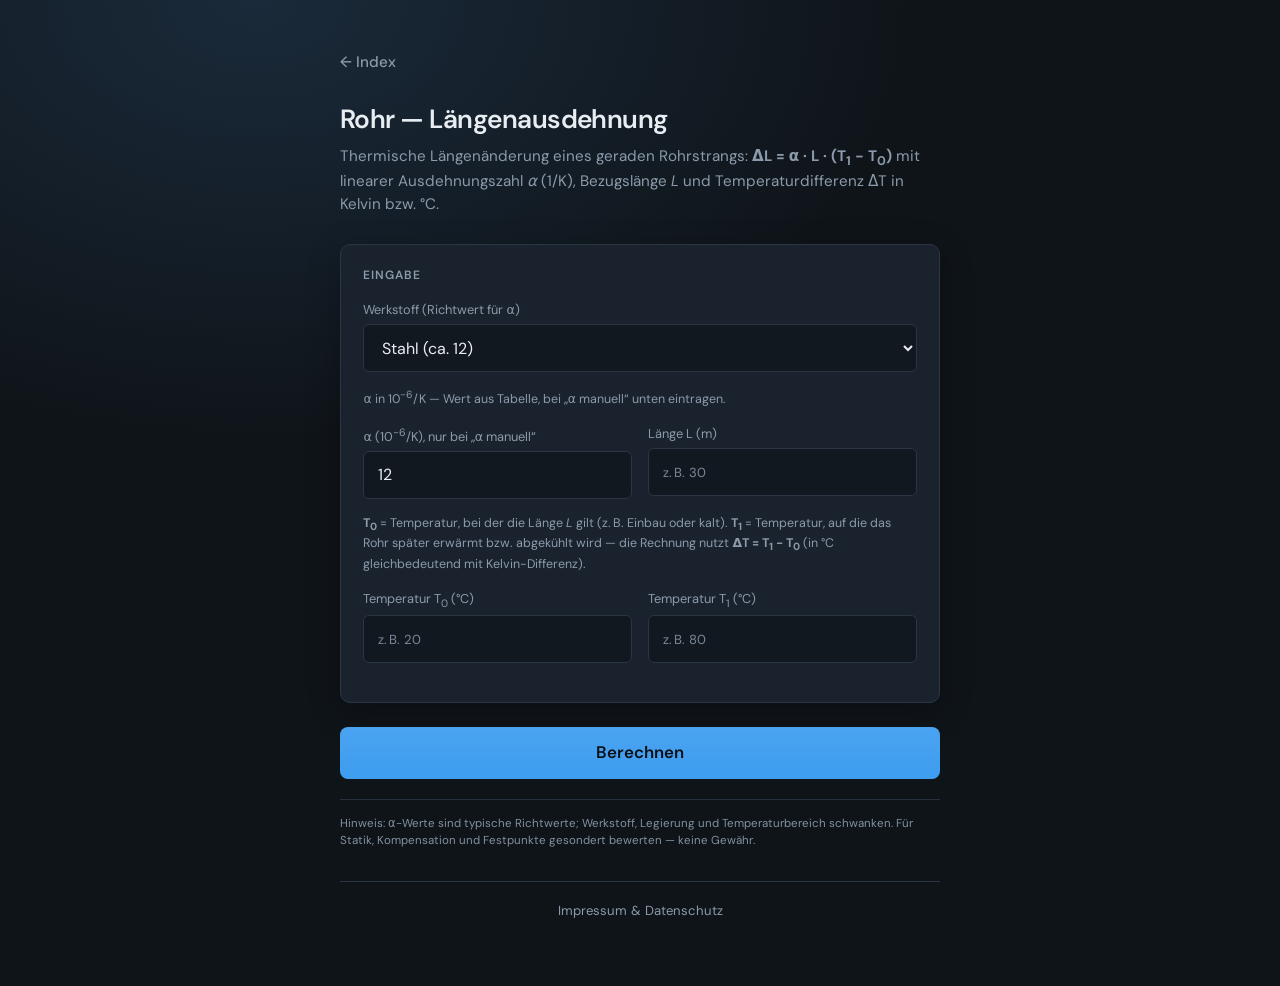
<file: rohr-laengenausdehnung.html>
<!DOCTYPE html>
<html lang="de">
  <head>
    <meta charset="utf-8" />
    <meta name="viewport" content="width=device-width, initial-scale=1, viewport-fit=cover" />
    <meta name="theme-color" content="#0c1218" />
    <title>Rohr — Längenausdehnung</title>
    <link rel="preconnect" href="https://fonts.googleapis.com" />
    <link rel="preconnect" href="https://fonts.gstatic.com" crossorigin />
    <link
      href="https://fonts.googleapis.com/css2?family=DM+Sans:ital,opsz,wght@0,9..40,400;0,9..40,600;0,9..40,700;1,9..40,400&display=swap"
      rel="stylesheet"
    />
    <link rel="stylesheet" href="styles.css?v=26" />
  </head>
  <body>
    <div class="wrap wrap--sub">
      <a href="index.html" class="back-link">← Index</a>
      <h1>Rohr — Längenausdehnung</h1>
      <p class="sub">
        Thermische Längenänderung eines geraden Rohrstrangs:
        <strong>ΔL = α · L · (T<sub>1</sub> − T<sub>0</sub>)</strong> mit linearer Ausdehnungszahl
        <var>α</var> (1/K), Bezugslänge <var>L</var> und Temperaturdifferenz ΔT in Kelvin bzw. °C.
      </p>

      <div class="card">
        <h2>Eingabe</h2>
        <div class="row">
          <div>
            <label for="material">Werkstoff (Richtwert für α)</label>
            <select id="material" name="material">
              <option value="steel">Stahl (ca. 12)</option>
              <option value="stainless">Edelstahl austenitisch (ca. 16,5)</option>
              <option value="cu">Kupfer (ca. 17)</option>
              <option value="al">Aluminium (ca. 23)</option>
              <option value="pp">PP Kunststoff (ca. 150)</option>
              <option value="pe">PE Kunststoff (ca. 200)</option>
              <option value="custom">α manuell</option>
            </select>
          </div>
        </div>
        <p class="formula-note" id="alphaHint">
          α in 10<sup>−6</sup>/K — Wert aus Tabelle, bei „α manuell“ unten eintragen.
        </p>
        <div class="row row--mobile-stack">
          <div>
            <label for="alphaManual">α (10<sup>−6</sup>/K), nur bei „α manuell“</label>
            <input id="alphaManual" type="text" inputmode="decimal" autocomplete="off" placeholder="z. B. 12" />
          </div>
          <div>
            <label for="lengthM">Länge L (m)</label>
            <input id="lengthM" type="text" inputmode="decimal" autocomplete="off" placeholder="z. B. 30" />
          </div>
        </div>
        <p class="formula-note">
          <strong>T<sub>0</sub></strong> = Temperatur, bei der die Länge <var>L</var> gilt (z. B. Einbau oder kalt).
          <strong>T<sub>1</sub></strong> = Temperatur, auf die das Rohr später erwärmt bzw. abgekühlt wird — die Rechnung nutzt
          <strong>ΔT = T<sub>1</sub> − T<sub>0</sub></strong> (in °C gleichbedeutend mit Kelvin-Differenz).
        </p>
        <div class="row row--mobile-stack">
          <div>
            <label for="t0">Temperatur T<sub>0</sub> (°C)</label>
            <input id="t0" type="text" inputmode="decimal" autocomplete="off" placeholder="z. B. 20" />
          </div>
          <div>
            <label for="t1">Temperatur T<sub>1</sub> (°C)</label>
            <input id="t1" type="text" inputmode="decimal" autocomplete="off" placeholder="z. B. 80" />
          </div>
        </div>
      </div>

      <button type="button" class="btn" id="calc">Berechnen</button>

      <div id="msg" class="msg" role="alert" hidden></div>

      <div id="resultBlock" hidden>
        <div class="card">
          <h2>Ergebnis</h2>
          <p class="formula-note">
            Verwendet: α = <strong><span id="alphaUsed">—</span></strong> 10<sup>−6</sup>/K · L =
            <strong><span id="lenUsed">—</span></strong> m · ΔT =
            <strong><span id="dtUsed">—</span></strong> K
          </p>
          <div class="table-wrap">
            <table class="data-table data-table--rohr">
              <tbody>
                <tr class="data-table__emph">
                  <th scope="row">Längenänderung ΔL</th>
                  <td><span id="deltaLmm">—</span> mm <span class="rohr-sub">(<span id="deltaLm">—</span> m)</span></td>
                </tr>
                <tr>
                  <th scope="row">Länge bei T<sub>1</sub> (näherungsweise)</th>
                  <td><span id="lenAtT1mm">—</span> mm <span class="rohr-sub">(L + ΔL)</span></td>
                </tr>
              </tbody>
            </table>
          </div>
        </div>
      </div>

      <p class="disclaimer">
        Hinweis: α-Werte sind typische Richtwerte; Werkstoff, Legierung und Temperaturbereich schwanken. Für
        Statik, Kompensation und Festpunkte gesondert bewerten — keine Gewähr.
      </p>
      <footer class="site-footer">
        <a href="impressum.html" class="site-footer__link">Impressum &amp; Datenschutz</a>
      </footer>
    </div>
    <script src="rohr-laengenausdehnung.js?v=2" defer></script>
  </body>
</html>
</file>
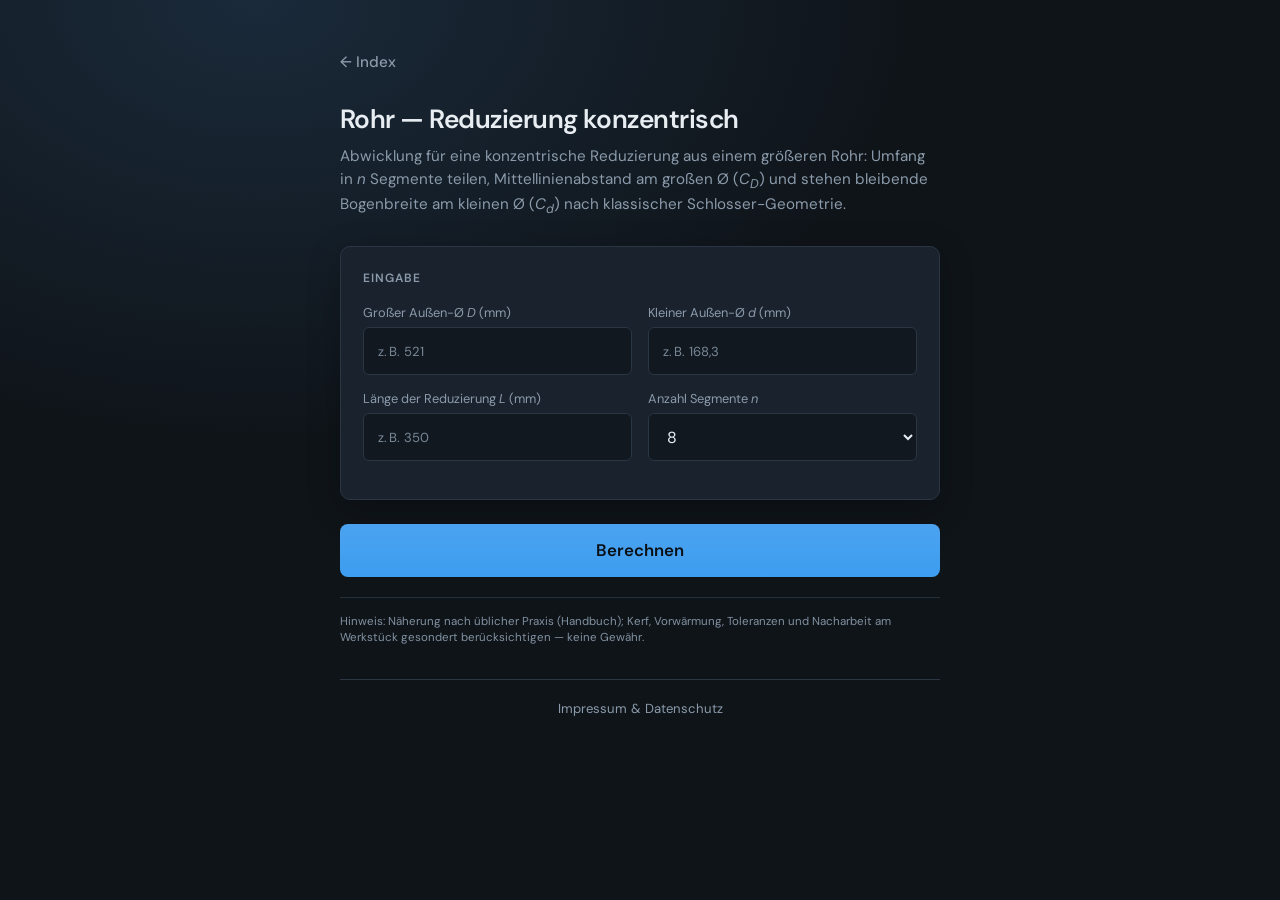
<file: rohr-reduzierung.html>
<!DOCTYPE html>
<html lang="de">
  <head>
    <meta charset="utf-8" />
    <meta name="viewport" content="width=device-width, initial-scale=1, viewport-fit=cover" />
    <meta name="theme-color" content="#0c1218" />
    <title>Rohr — Reduzierung konzentrisch</title>
    <link rel="preconnect" href="https://fonts.googleapis.com" />
    <link rel="preconnect" href="https://fonts.gstatic.com" crossorigin />
    <link
      href="https://fonts.googleapis.com/css2?family=DM+Sans:ital,opsz,wght@0,9..40,400;0,9..40,600;0,9..40,700;1,9..40,400&display=swap"
      rel="stylesheet"
    />
    <link rel="stylesheet" href="styles.css?v=25" />
  </head>
  <body>
    <div class="wrap wrap--sub">
      <a href="index.html" class="back-link">← Index</a>
      <h1>Rohr — Reduzierung konzentrisch</h1>
      <p class="sub">
        Abwicklung für eine konzentrische Reduzierung aus einem größeren Rohr: Umfang in <var>n</var> Segmente teilen,
        Mittellinienabstand am großen Ø (<var>C<sub>D</sub></var>) und stehen bleibende Bogenbreite am kleinen Ø
        (<var>C<sub>d</sub></var>) nach klassischer Schlosser-Geometrie.
      </p>

      <div class="card">
        <h2>Eingabe</h2>
        <div class="row row--mobile-stack">
          <div>
            <label for="dLargeMm">Großer Außen-Ø <var>D</var> (mm)</label>
            <input id="dLargeMm" type="text" inputmode="decimal" autocomplete="off" placeholder="z. B. 521" />
          </div>
          <div>
            <label for="dSmallMm">Kleiner Außen-Ø <var>d</var> (mm)</label>
            <input id="dSmallMm" type="text" inputmode="decimal" autocomplete="off" placeholder="z. B. 168,3" />
          </div>
        </div>
        <div class="row row--mobile-stack">
          <div>
            <label for="lengthMm">Länge der Reduzierung <var>L</var> (mm)</label>
            <input id="lengthMm" type="text" inputmode="decimal" autocomplete="off" placeholder="z. B. 350" />
          </div>
          <div>
            <label for="segmentCount">Anzahl Segmente <var>n</var></label>
            <select id="segmentCount" name="segmentCount">
              <option value="3">3</option>
              <option value="4">4</option>
              <option value="5">5</option>
              <option value="6">6</option>
              <option value="7">7</option>
              <option value="8" selected>8</option>
              <option value="9">9</option>
              <option value="10">10</option>
              <option value="12">12</option>
              <option value="16">16</option>
            </select>
          </div>
        </div>
      </div>

      <button type="button" class="btn" id="calc">Berechnen</button>

      <div id="msg" class="msg" role="alert" hidden></div>

      <div id="resultBlock" hidden>
        <div class="card">
          <h2>Ergebnis</h2>
          <p class="formula-note">
            <strong>Formeln:</strong>
            <code>C<sub>D</sub> = π·D / n</code> (Bogen je Segment am großen Umfang),
            <code>C<sub>d</sub> = π·d / n</code> (stehen bleibende Bogenbreite am kleinen Umfang, auf gleicher
            Mittellinie zentriert). Kehle / Schweißzugabe und Schnittbreite sind nicht eingerechnet.
          </p>
          <div class="table-wrap">
            <table class="data-table data-table--rohr">
              <tbody>
                <tr>
                  <th scope="row">Umfang groß (π·D)</th>
                  <td><span id="circLarge">—</span> mm</td>
                </tr>
                <tr>
                  <th scope="row">Umfang klein (π·d)</th>
                  <td><span id="circSmall">—</span> mm</td>
                </tr>
                <tr class="data-table__emph">
                  <th scope="row"><var>C<sub>D</sub></var> — Bogen je Segment am großen Ø</th>
                  <td><span id="cLarge">—</span> mm</td>
                </tr>
                <tr class="data-table__emph">
                  <th scope="row"><var>C<sub>d</sub></var> — Bogen am kleinen Ø (Mittellinie)</th>
                  <td><span id="cSmall">—</span> mm</td>
                </tr>
                <tr>
                  <th scope="row">Ausfräsung / Keil je Segment am kleinen Ende (C<sub>D</sub> − C<sub>d</sub>)</th>
                  <td><span id="wedgeGap">—</span> mm</td>
                </tr>
              </tbody>
            </table>
          </div>
        </div>

        <div class="card card--diagram">
          <h2>Skizzen (interaktiv)</h2>
          <p class="diagram-caption">
            Gleicher dunkle Diagramm-Stil wie z. B. „Parallele Rohre“: bei gültigen Eingaben aktualisieren sich Tabelle und
            Skizzen mit (auch während der Eingabe). „Berechnen“ prüft Eingaben und speichert den Stand.
          </p>
          <div class="reducer-sketch-grid">
            <div>
              <h3 class="reducer-sketch-title">Seitenansicht</h3>
              <div id="sketchSide" class="diagram-svg-wrap reducer-diagram" aria-live="polite"></div>
            </div>
            <div>
              <h3 class="reducer-sketch-title">Stirnansicht Schnittkante</h3>
              <div id="sketchEndCut" class="diagram-svg-wrap reducer-diagram" aria-live="polite"></div>
            </div>
            <div>
              <h3 class="reducer-sketch-title">Großer Umfang · ein Segment</h3>
              <div id="sketchRingCD" class="diagram-svg-wrap reducer-diagram" aria-live="polite"></div>
            </div>
            <div>
              <h3 class="reducer-sketch-title">Kleiner Umfang · Segmente</h3>
              <div id="sketchRingHatch" class="diagram-svg-wrap reducer-diagram" aria-live="polite"></div>
            </div>
          </div>
        </div>

        <div class="card card--diagram">
          <h2>Abwicklung (Maßketten)</h2>
          <p class="diagram-caption">
            Abwicklung mit Bemaßung — Maßstab in der Grafik entspricht den mm-Werten (1 mm = 1 Einheit). Schraffur =
            auszuschneidene Keile.
          </p>
          <div id="diagram" class="diagram-svg-wrap reducer-diagram" aria-live="polite"></div>
        </div>
      </div>

      <p class="disclaimer">
        Hinweis: Näherung nach üblicher Praxis (Handbuch); Kerf, Vorwärmung, Toleranzen und Nacharbeit am Werkstück
        gesondert berücksichtigen — keine Gewähr.
      </p>
      <footer class="site-footer">
        <a href="impressum.html" class="site-footer__link">Impressum &amp; Datenschutz</a>
      </footer>
    </div>
    <script src="rohr-reduzierung.js?v=5" defer></script>
  </body>
</html>
</file>
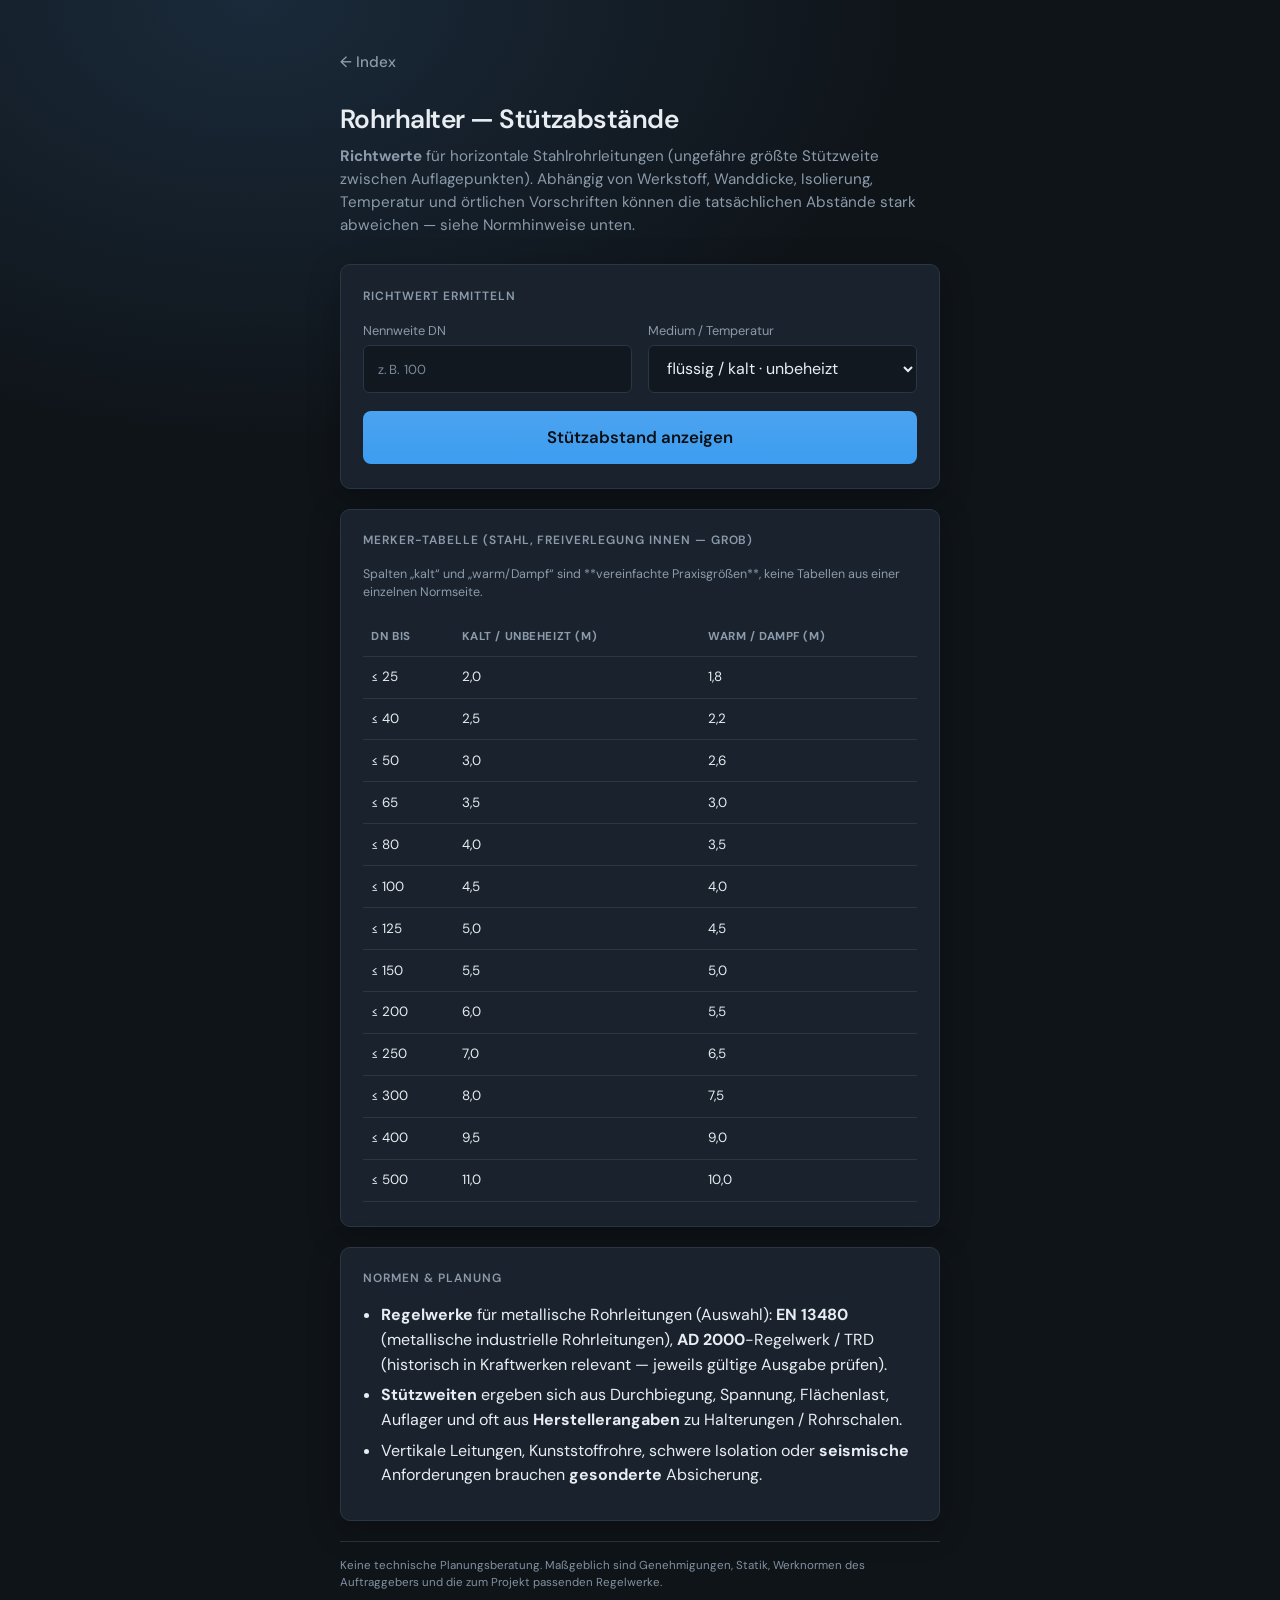
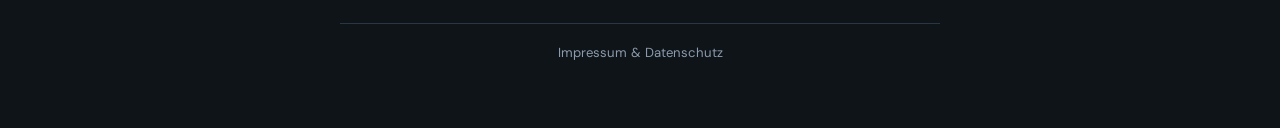
<file: rohrhalter.html>
<!DOCTYPE html>
<html lang="de">
  <head>
    <meta charset="utf-8" />
    <meta name="viewport" content="width=device-width, initial-scale=1, viewport-fit=cover" />
    <meta name="theme-color" content="#0c1218" />
    <title>Rohrhalter — Stützabstände</title>
    <link rel="preconnect" href="https://fonts.googleapis.com" />
    <link rel="preconnect" href="https://fonts.gstatic.com" crossorigin />
    <link
      href="https://fonts.googleapis.com/css2?family=DM+Sans:ital,opsz,wght@0,9..40,400;0,9..40,600;0,9..40,700;1,9..40,400&display=swap"
      rel="stylesheet"
    />
    <link rel="stylesheet" href="styles.css?v=33" />
  </head>
  <body>
    <div class="wrap wrap--sub">
      <a href="index.html" class="back-link">← Index</a>
      <h1>Rohrhalter — Stützabstände</h1>
      <p class="sub">
        <strong>Richtwerte</strong> für horizontale Stahlrohrleitungen (ungefähre größte Stützweite zwischen Auflagepunkten). Abhängig von Werkstoff,
        Wanddicke, Isolierung, Temperatur und örtlichen Vorschriften können die tatsächlichen Abstände stark abweichen — siehe Normhinweise unten.
      </p>

      <div class="card">
        <h2>Richtwert ermitteln</h2>
        <div class="row row--mobile-stack">
          <div>
            <label for="dnNom">Nennweite DN</label>
            <input id="dnNom" type="text" inputmode="numeric" autocomplete="off" placeholder="z. B. 100" />
          </div>
          <div>
            <label for="mediumSpan">Medium / Temperatur</label>
            <select id="mediumSpan">
              <option value="cold">flüssig / kalt · unbeheizt</option>
              <option value="hot">Dampf · warm · ausgebaute Rohre</option>
            </select>
          </div>
        </div>
        <button type="button" class="btn" id="calcSpan">Stützabstand anzeigen</button>
        <div id="msgSpan" class="msg" role="status" hidden></div>
        <div id="resultSpan" class="card card--nest" hidden>
          <p class="support-result-line">
            <strong>Richtwert Stützabstand:</strong>
            <span id="spanValM">—</span> m <span class="support-result-hint">(ungefähr)</span>
          </p>
          <p class="formula-note" id="spanNote"></p>
          <div id="supportSvgHost" class="support-svg-host" aria-hidden="true"></div>
        </div>
      </div>

      <div class="card">
        <h2>Merker-Tabelle (Stahl, Freiverlegung innen — grob)</h2>
        <p class="formula-note">
          Spalten „kalt“ und „warm/Dampf“ sind **vereinfachte Praxisgrößen**, keine Tabellen aus einer einzelnen Normseite.
        </p>
        <div class="table-wrap">
          <table class="data-table support-merker-table">
            <thead>
              <tr>
                <th scope="col">DN bis</th>
                <th scope="col">kalt / unbeheizt (m)</th>
                <th scope="col">warm / Dampf (m)</th>
              </tr>
            </thead>
            <tbody id="supportTableBody"></tbody>
          </table>
        </div>
      </div>

      <div class="card">
        <h2>Normen &amp; Planung</h2>
        <ul class="pipe-marker-list">
          <li>
            <strong>Regelwerke</strong> für metallische Rohrleitungen (Auswahl): <strong>EN 13480</strong> (metallische industrielle Rohrleitungen),
            <strong>AD 2000</strong>-Regelwerk / TRD (historisch in Kraftwerken relevant — jeweils gültige Ausgabe prüfen).
          </li>
          <li>
            <strong>Stützweiten</strong> ergeben sich aus Durchbiegung, Spannung, Flächenlast, Auflager und oft aus <strong>Herstellerangaben</strong> zu
            Halterungen / Rohrschalen.
          </li>
          <li>
            Vertikale Leitungen, Kunststoffrohre, schwere Isolation oder <strong>seismische</strong> Anforderungen brauchen <strong>gesonderte</strong> Absicherung.
          </li>
        </ul>
      </div>

      <p class="disclaimer">
        Keine technische Planungsberatung. Maßgeblich sind Genehmigungen, Statik, Werknormen des Auftraggebers und die zum Projekt passenden Regelwerke.
      </p>
      <footer class="site-footer">
        <a href="impressum.html" class="site-footer__link">Impressum &amp; Datenschutz</a>
      </footer>
    </div>
    <script src="rohrhalter.js?v=3" defer></script>
  </body>
</html>
</file>
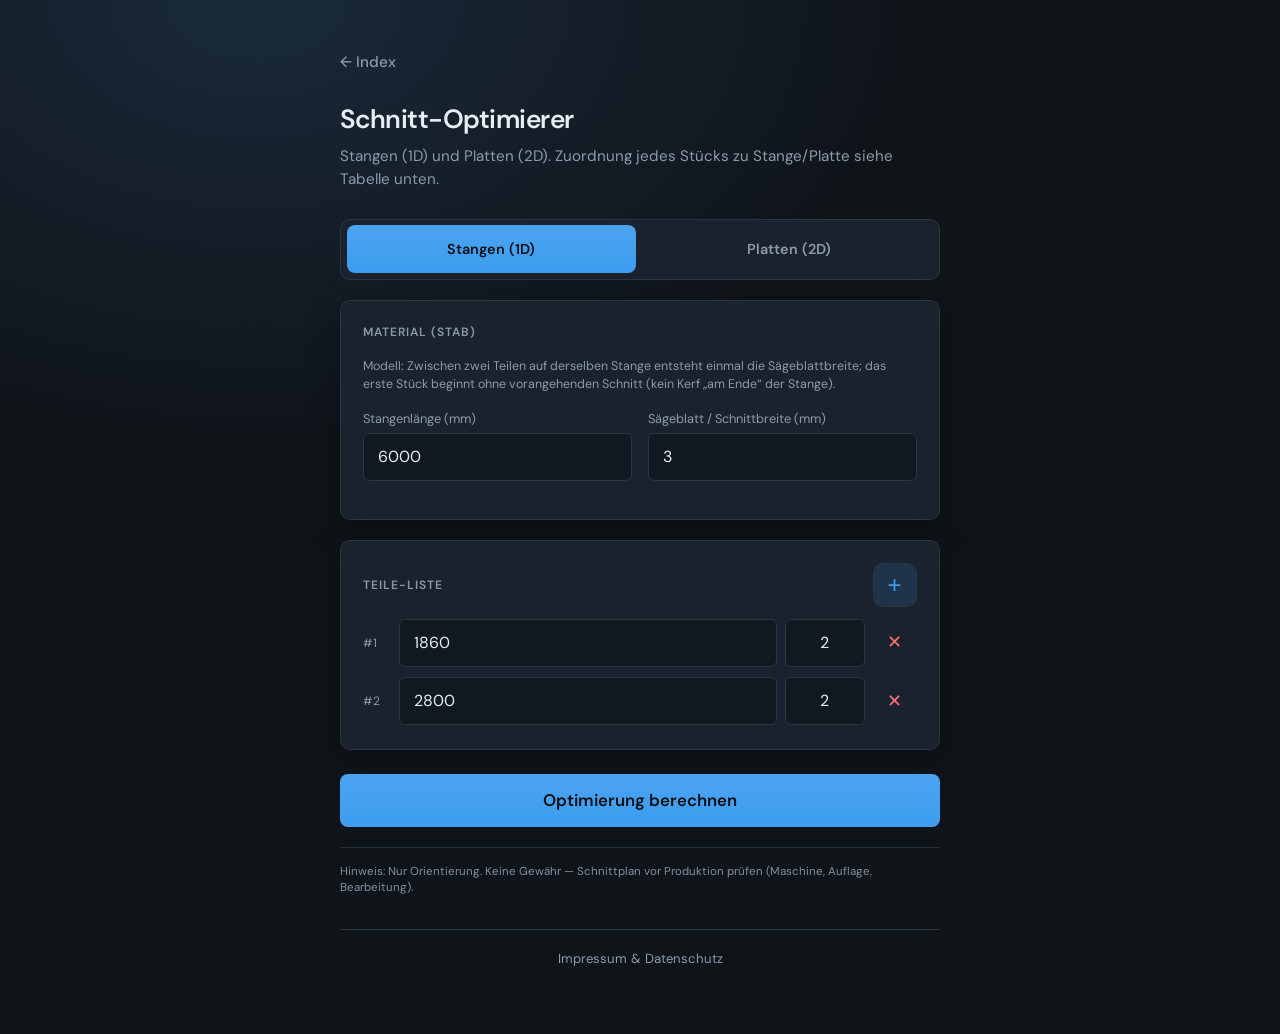
<file: schnitt-optimierer.html>
<!DOCTYPE html>
<html lang="de">
  <head>
    <meta charset="utf-8" />
    <meta name="viewport" content="width=device-width, initial-scale=1, viewport-fit=cover" />
    <meta name="theme-color" content="#0c1218" />
    <title>Schnitt-Optimierer</title>
    <link rel="preconnect" href="https://fonts.googleapis.com" />
    <link rel="preconnect" href="https://fonts.gstatic.com" crossorigin />
    <link
      href="https://fonts.googleapis.com/css2?family=DM+Sans:ital,opsz,wght@0,9..40,400;0,9..40,600;0,9..40,700;1,9..40,400&display=swap"
      rel="stylesheet"
    />
    <link rel="stylesheet" href="styles.css?v=17" />
  </head>
  <body>
    <div class="wrap wrap--sub">
      <a href="index.html" class="back-link">← Index</a>
      <h1>Schnitt-Optimierer</h1>
      <p class="sub">Stangen (1D) und Platten (2D). Zuordnung jedes Stücks zu Stange/Platte siehe Tabelle unten.</p>

      <div class="schnitt-tabs" role="tablist" aria-label="Modus">
        <button type="button" class="schnitt-tab" data-mode-tab="1d" role="tab" aria-selected="false">
          Stangen (1D)
        </button>
        <button type="button" class="schnitt-tab" data-mode-tab="2d" role="tab" aria-selected="false">
          Platten (2D)
        </button>
      </div>

      <div id="section-1d" hidden>
        <div class="card">
          <h2>Material (Stab)</h2>
          <p class="formula-note">
            Modell: Zwischen zwei Teilen auf derselben Stange entsteht einmal die Sägeblattbreite;
            das erste Stück beginnt ohne vorangehenden Schnitt (kein Kerf „am Ende“ der Stange).
          </p>
          <form id="form-stock-1d" class="cut-stock-form">
            <div class="row row--mobile-stack">
              <div>
                <label for="stockLength">Stangenlänge (mm)</label>
                <input id="stockLength" name="stockLength" type="text" inputmode="decimal" autocomplete="off" />
              </div>
              <div>
                <label for="bladeWidth1D">Sägeblatt / Schnittbreite (mm)</label>
                <input id="bladeWidth1D" name="bladeWidth1D" type="text" inputmode="decimal" autocomplete="off" />
              </div>
            </div>
            <button type="submit" class="sr-only" tabindex="-1" aria-hidden="true">Neue Zeile</button>
          </form>
        </div>

        <div class="card">
          <div class="cut-list-head">
            <h2>Teile-Liste</h2>
            <button type="button" class="cut-add-btn" id="add-1d" aria-label="Zeile hinzufügen">+</button>
          </div>
          <div id="items-1d" class="cut-items"></div>
        </div>

        <button type="button" class="btn" id="calc-1d">Optimierung berechnen</button>
      </div>

      <div id="section-2d" hidden>
        <div class="card">
          <h2>Material (Platte)</h2>
          <p class="formula-note">
            Jedes Teil belegt Breite+Höhe zzgl. Schnitt pro Kante im Raster (Guillotine).
            Beim Platzieren wird pro Teil automatisch die günstigere 90°-Lage versucht (Quadrate sind rotationssymmetrisch).
          </p>
          <form id="form-sheet-2d" class="cut-stock-form">
            <div class="row row--mobile-stack cols-3 cut-sheet-fields">
              <div>
                <label for="sheetWidth">Breite (mm)</label>
                <input id="sheetWidth" name="sheetWidth" type="text" inputmode="decimal" autocomplete="off" />
              </div>
              <div>
                <label for="sheetHeight">Höhe (mm)</label>
                <input id="sheetHeight" name="sheetHeight" type="text" inputmode="decimal" autocomplete="off" />
              </div>
              <div>
                <label for="bladeWidth2D">Schnitt (mm)</label>
                <input id="bladeWidth2D" name="bladeWidth2D" type="text" inputmode="decimal" autocomplete="off" />
              </div>
            </div>
            <button type="submit" class="sr-only" tabindex="-1" aria-hidden="true">Neue Zeile</button>
          </form>
        </div>

        <div class="card">
          <div class="cut-list-head">
            <h2>Teile (Rechteck)</h2>
            <button type="button" class="cut-add-btn" id="add-2d" aria-label="Zeile hinzufügen">+</button>
          </div>
          <div id="items-2d" class="cut-items"></div>
        </div>

        <button type="button" class="btn" id="calc-2d">Optimierung berechnen</button>
      </div>

      <div id="cut-error" class="msg" role="alert" hidden></div>

      <div id="results-1d" hidden>
        <div class="cut-stats row row--mobile-stack">
          <div class="cut-stat cut-stat--ok">
            <span class="cut-stat-label">Stangen</span>
            <span class="cut-stat-val" id="stat-bars">—</span>
          </div>
          <div class="cut-stat cut-stat--warn">
            <span class="cut-stat-label">Verschnitt</span>
            <span class="cut-stat-val"><span id="stat-waste-1d">—</span> %</span>
          </div>
        </div>
        <div id="cut-assign-1d" class="assign-card" hidden></div>
        <div id="bars-list"></div>
      </div>

      <div id="results-2d" hidden>
        <div class="cut-stats row row--mobile-stack">
          <div class="cut-stat cut-stat--ok">
            <span class="cut-stat-label">Platten</span>
            <span class="cut-stat-val" id="stat-sheets">—</span>
          </div>
          <div class="cut-stat cut-stat--warn">
            <span class="cut-stat-label">Verschnitt (gesamt)</span>
            <span class="cut-stat-val"><span id="stat-waste-2d">—</span> %</span>
          </div>
        </div>
        <div id="cut-assign-2d" class="assign-card" hidden></div>
        <div id="sheets-list"></div>
      </div>

      <p class="disclaimer">
        Hinweis: Nur Orientierung. Keine Gewähr — Schnittplan vor Produktion prüfen (Maschine,
        Auflage, Bearbeitung).
      </p>
      <footer class="site-footer">
        <a href="impressum.html" class="site-footer__link">Impressum &amp; Datenschutz</a>
      </footer>
    </div>
    <script src="schnitt-optimierer.js?v=12" defer></script>
  </body>
</html>
</file>
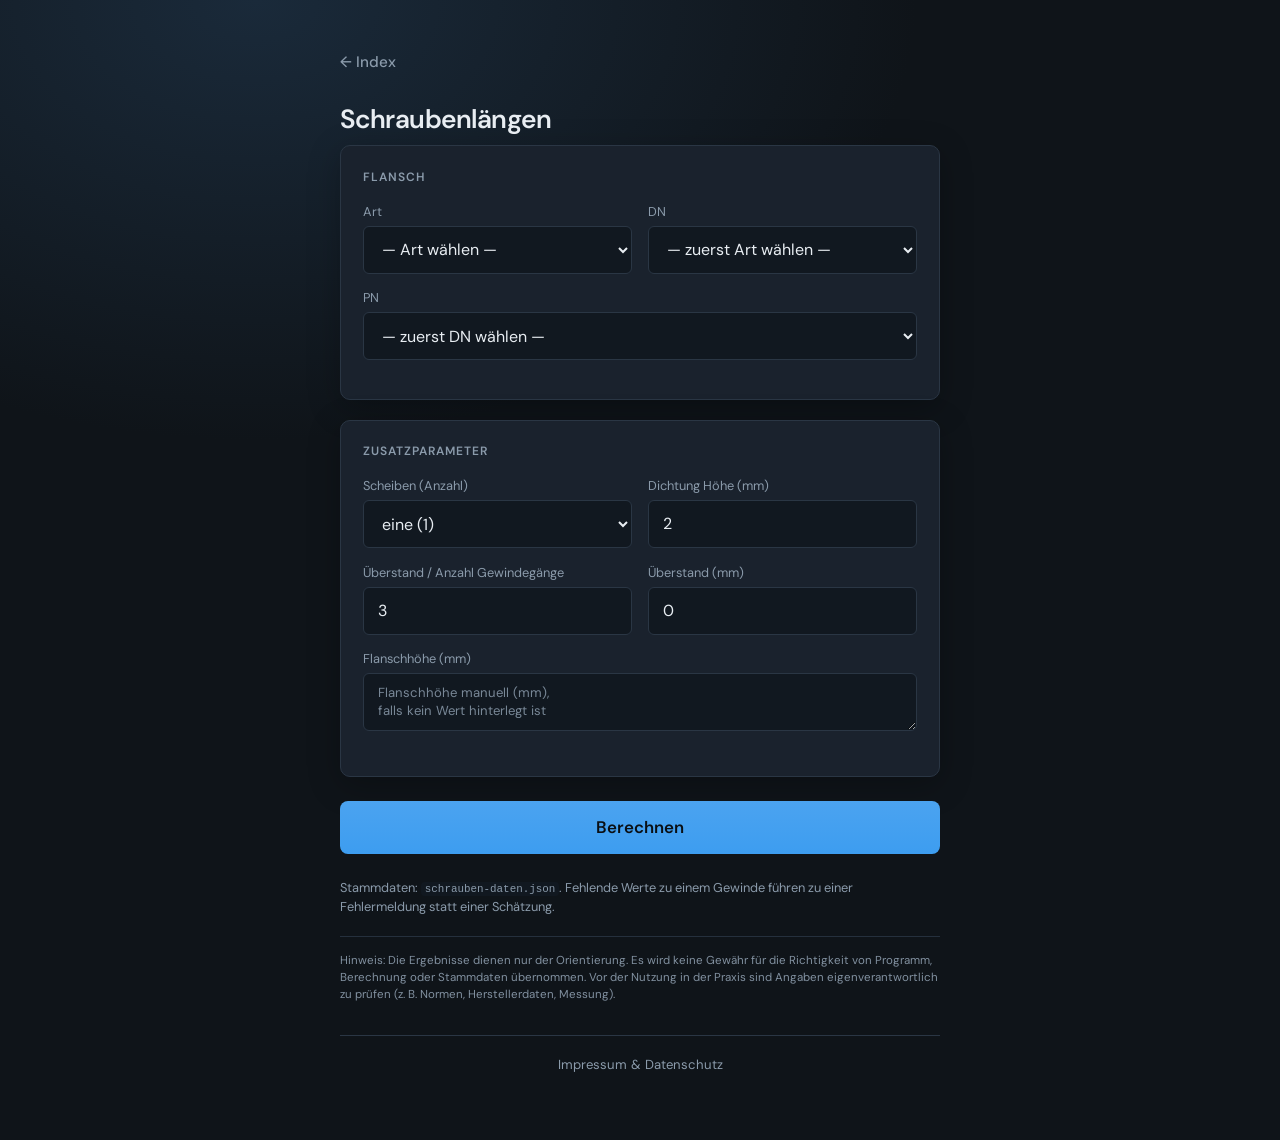
<file: schraubenlaengen.html>
<!DOCTYPE html>
<html lang="de">
  <head>
    <meta charset="utf-8" />
    <meta name="viewport" content="width=device-width, initial-scale=1" />
    <title>Schraubenlängen</title>
    <link rel="preconnect" href="https://fonts.googleapis.com" />
    <link rel="preconnect" href="https://fonts.gstatic.com" crossorigin />
    <link
      href="https://fonts.googleapis.com/css2?family=DM+Sans:ital,opsz,wght@0,9..40,400;0,9..40,600;0,9..40,700;1,9..40,400&display=swap"
      rel="stylesheet"
    />
    <link rel="stylesheet" href="styles.css?v=17" />
  </head>
  <body>
    <div class="wrap wrap--sub">
      <a href="index.html" class="back-link">← Index</a>
      <h1>Schraubenlängen</h1>

      <div class="card">
        <h2>Flansch</h2>
        <div class="row row--mobile-stack">
          <div>
            <label for="art">Art</label>
            <select id="art" name="art" required>
              <option value="">Lade Daten…</option>
            </select>
          </div>
          <div>
            <label for="dn">DN</label>
            <select id="dn" name="dn">
              <option value="">— zuerst Art wählen —</option>
            </select>
          </div>
        </div>
        <div class="row">
          <div>
            <label for="pn">PN</label>
            <select id="pn" name="pn">
              <option value="">— zuerst DN wählen —</option>
            </select>
          </div>
        </div>
      </div>

      <div class="card">
        <h2>Zusatzparameter</h2>
        <div class="row row--mobile-stack">
          <div>
            <label for="scheibenAnzahl">Scheiben (Anzahl)</label>
            <select id="scheibenAnzahl" name="scheibenAnzahl">
              <option value="0">keine (0)</option>
              <option value="1" selected>eine (1)</option>
              <option value="2">zwei (2)</option>
            </select>
          </div>
          <div>
            <label for="dichtungHoehe">Dichtung Höhe (mm)</label>
            <input id="dichtungHoehe" name="dichtungHoehe" type="text" inputmode="decimal" />
          </div>
        </div>
        <div class="row row--mobile-stack">
          <div>
            <label for="gewindegaenge">Überstand / Anzahl Gewindegänge</label>
            <input id="gewindegaenge" name="gewindegaenge" type="text" inputmode="decimal" />
          </div>
          <div>
            <label for="ueberstandBolzen">Überstand (mm)</label>
            <input id="ueberstandBolzen" name="ueberstandBolzen" type="text" inputmode="decimal" />
          </div>
        </div>
        <div class="row">
          <div>
            <label for="flanschHoeheManuell">Flanschhöhe (mm)</label>
            <textarea
              id="flanschHoeheManuell"
              name="flanschHoeheManuell"
              class="field-input field-input--textarea"
              rows="2"
              inputmode="decimal"
              autocomplete="off"
              spellcheck="false"
              placeholder="Flanschhöhe manuell (mm),&#10;falls kein Wert hinterlegt ist"
            ></textarea>
          </div>
        </div>
      </div>

      <button type="button" class="btn" id="calc">Berechnen</button>

      <div id="msg" class="msg" role="status"></div>

      <div id="result" class="out card">
        <h2>Ergebnis</h2>
        <div class="out-grid">
          <div class="kpi">
            <div class="label">Gewinde</div>
            <div class="value" id="kpi-gewinde">—</div>
          </div>
          <div class="kpi">
            <div class="label">Anzahl Schrauben</div>
            <div class="value" id="kpi-anzahl">—</div>
          </div>
          <div class="kpi">
            <div class="label">Starre Schraube</div>
            <div class="value"><span id="kpi-starre">—</span> <span class="unit">mm</span></div>
          </div>
          <div class="kpi">
            <div class="label">Stehbolzen</div>
            <div class="value"><span id="kpi-steh">—</span> <span class="unit">mm</span></div>
          </div>
          <div class="detail" id="detail"></div>
        </div>
      </div>

      <p class="footnote">
        Stammdaten: <code>schrauben-daten.json</code>. Fehlende Werte zu einem Gewinde führen zu einer Fehlermeldung statt einer Schätzung.
      </p>
      <p class="disclaimer">
        Hinweis: Die Ergebnisse dienen nur der Orientierung. Es wird keine Gewähr für die
        Richtigkeit von Programm, Berechnung oder Stammdaten übernommen. Vor der Nutzung in der
        Praxis sind Angaben eigenverantwortlich zu prüfen (z.&nbsp;B. Normen, Herstellerdaten,
        Messung).
      </p>
      <footer class="site-footer">
        <a href="impressum.html" class="site-footer__link">Impressum &amp; Datenschutz</a>
      </footer>
    </div>
    <script src="app.js?v=9" defer></script>
  </body>
</html>
</file>
<file: styles.css>
:root {
  --bg: #0f1419;
  --panel: #1a222d;
  --text: #e8edf2;
  --muted: #8b9bab;
  --accent: #3d9df0;
  --accent-dim: #2a6fa8;
  --border: #2a3644;
  --ok: #4ade80;
  --warn: #fbbf24;
  --err: #f87171;
  --radius: 10px;
  --font: "DM Sans", "Segoe UI", system-ui, sans-serif;
}

* {
  box-sizing: border-box;
}

html {
  font-size: 16px;
  -webkit-font-smoothing: antialiased;
}

body {
  margin: 0;
  min-height: 100vh;
  min-height: 100dvh;
  font-family: var(--font);
  background: radial-gradient(1200px 800px at 20% 0%, #1a2a3a 0%, var(--bg) 55%);
  color: var(--text);
  line-height: 1.5;
}

a {
  color: var(--accent);
}

.wrap {
  max-width: 640px;
  margin: 0 auto;
  padding: max(1.25rem, env(safe-area-inset-top)) max(1rem, env(safe-area-inset-right))
    max(2rem, env(safe-area-inset-bottom)) max(1rem, env(safe-area-inset-left));
}

.wrap--sub {
  padding-top: max(0.75rem, env(safe-area-inset-top));
}

@media (min-width: 480px) {
  .wrap {
    padding: 2.5rem 1.25rem 4rem;
  }
}

h1 {
  font-size: 1.65rem;
  font-weight: 600;
  margin: 0 0 0.35rem;
  letter-spacing: -0.02em;
}

.sub {
  color: var(--muted);
  font-size: 0.95rem;
  margin: 0 0 1.75rem;
}

.card {
  background: var(--panel);
  border: 1px solid var(--border);
  border-radius: var(--radius);
  padding: 1.35rem 1.4rem 1.5rem;
  margin-bottom: 1.25rem;
  box-shadow: 0 8px 32px rgba(0, 0, 0, 0.25);
}

.card h2 {
  font-size: 0.75rem;
  text-transform: uppercase;
  letter-spacing: 0.08em;
  color: var(--muted);
  margin: 0 0 1rem;
  font-weight: 600;
}

.row {
  display: grid;
  gap: 0.75rem 1rem;
  margin-bottom: 0.9rem;
}

@media (min-width: 520px) {
  .row.cols-2 {
    grid-template-columns: 1fr 1fr;
  }
}

.row.row--mobile-stack {
  grid-template-columns: 1fr;
}

@media (min-width: 520px) {
  .row.row--mobile-stack {
    grid-template-columns: 1fr 1fr;
  }
}

label {
  display: block;
  font-size: 0.8rem;
  color: var(--muted);
  margin-bottom: 0.3rem;
}

input,
select,
textarea.field-input {
  width: 100%;
  min-height: 48px;
  padding: 0.65rem 0.85rem;
  border-radius: 6px;
  border: 1px solid var(--border);
  background: #111820;
  color: var(--text);
  font: inherit;
  font-size: max(16px, 1rem);
}

textarea.field-input--textarea {
  min-height: 52px;
  max-height: 7rem;
  line-height: 1.4;
  resize: vertical;
  field-sizing: content;
}

@supports not (field-sizing: content) {
  textarea.field-input--textarea {
    min-height: 3.5rem;
  }
}

input:focus,
select:focus,
textarea:focus {
  outline: 2px solid var(--accent-dim);
  border-color: var(--accent);
}

input::placeholder,
textarea::placeholder {
  color: rgba(139, 155, 171, 0.85);
  font-size: 0.82rem;
  line-height: 1.35;
}

.hint {
  font-size: 0.8rem;
  color: var(--muted);
  margin-top: 0.25rem;
}

.btn {
  display: inline-flex;
  align-items: center;
  justify-content: center;
  gap: 0.4rem;
  min-height: 52px;
  padding: 0.85rem 1.15rem;
  font: inherit;
  font-weight: 600;
  font-size: 1.05rem;
  border: none;
  border-radius: 8px;
  background: linear-gradient(180deg, #4ba3f0 0%, var(--accent) 100%);
  color: #0a0f14;
  cursor: pointer;
  width: 100%;
  margin-top: 0.25rem;
  -webkit-tap-highlight-color: transparent;
}

.btn:hover {
  filter: brightness(1.08);
}

.btn:active {
  transform: translateY(1px);
}

.out {
  display: none;
}

.out.visible {
  display: block;
}

.out-grid {
  display: grid;
  gap: 0.75rem;
}

@media (min-width: 480px) {
  .out-grid {
    grid-template-columns: 1fr 1fr;
  }
}

.kpi {
  background: #111820;
  border: 1px solid var(--border);
  border-radius: 8px;
  padding: 0.85rem 1rem;
}

.kpi .label {
  font-size: 0.72rem;
  text-transform: uppercase;
  letter-spacing: 0.06em;
  color: var(--muted);
}

.kpi .value {
  font-size: 1.35rem;
  font-weight: 700;
  font-variant-numeric: tabular-nums;
  margin-top: 0.15rem;
}

.kpi .unit {
  font-size: 0.85rem;
  font-weight: 500;
  color: var(--muted);
}

.detail {
  grid-column: 1 / -1;
  font-size: 0.88rem;
  color: var(--muted);
  border-top: 1px solid var(--border);
  padding-top: 0.85rem;
  margin-top: 0.25rem;
}

.detail strong {
  color: var(--text);
}

.msg {
  padding: 0.75rem 1rem;
  border-radius: 8px;
  font-size: 0.9rem;
  margin-top: 0.75rem;
  display: none;
}

.msg.visible {
  display: block;
}

.msg.warn {
  background: rgba(251, 191, 36, 0.12);
  border: 1px solid rgba(251, 191, 36, 0.35);
  color: #fcd34d;
}

.msg.err {
  background: rgba(248, 113, 113, 0.1);
  border: 1px solid rgba(248, 113, 113, 0.35);
  color: #fca5a5;
}

.footnote {
  margin-top: 1.5rem;
  font-size: 0.8rem;
  color: var(--muted);
}

.disclaimer {
  margin-top: 1.25rem;
  padding-top: 1rem;
  border-top: 1px solid rgba(42, 54, 68, 0.85);
  font-size: 0.72rem;
  line-height: 1.45;
  color: rgba(139, 155, 171, 0.92);
}

.disclaimer--home {
  margin-top: 2rem;
  text-align: center;
  border-top: none;
  padding-top: 0;
}

code {
  font-family: ui-monospace, "Cascadia Code", monospace;
  font-size: 0.85em;
  background: #111820;
  padding: 0.1em 0.35em;
  border-radius: 4px;
}

/* ——— Startseite (Index) ——— */
.body--home {
  background: linear-gradient(165deg, #0d1520 0%, #0f1419 40%, #121a28 100%);
  background-attachment: fixed;
}

.home-wrap {
  max-width: 420px;
  margin: 0 auto;
  padding: max(1.5rem, env(safe-area-inset-top)) max(1rem, env(safe-area-inset-right))
    max(2rem, env(safe-area-inset-bottom)) max(1rem, env(safe-area-inset-left));
}

.home-header {
  text-align: center;
  margin-bottom: 1.75rem;
}

.home-title {
  font-size: clamp(1.75rem, 6vw, 2.1rem);
  font-weight: 700;
  letter-spacing: -0.03em;
  margin: 0 0 0.4rem;
  background: linear-gradient(120deg, #e8edf2 0%, #a8c4e0 100%);
  -webkit-background-clip: text;
  background-clip: text;
  color: transparent;
}

.home-lead {
  margin: 0;
  font-size: 0.95rem;
  color: var(--muted);
  line-height: 1.45;
}

.home-grid {
  display: flex;
  flex-direction: column;
  gap: 0.75rem;
}

.glass-btn {
  display: flex;
  align-items: center;
  gap: 0.85rem;
  width: 100%;
  min-height: 72px;
  padding: 1rem 1.1rem;
  border: 1px solid rgba(255, 255, 255, 0.14);
  border-radius: 16px;
  background: rgba(255, 255, 255, 0.06);
  backdrop-filter: blur(16px);
  -webkit-backdrop-filter: blur(16px);
  box-shadow: 0 4px 24px rgba(0, 0, 0, 0.2), inset 0 1px 0 rgba(255, 255, 255, 0.08);
  color: var(--text);
  text-decoration: none;
  text-align: left;
  font: inherit;
  cursor: pointer;
  transition: background 0.2s, border-color 0.2s, transform 0.15s;
  -webkit-tap-highlight-color: transparent;
}

.glass-btn:not(:disabled):active {
  transform: scale(0.98);
}

.glass-btn--primary {
  border-color: rgba(61, 157, 240, 0.35);
  background: linear-gradient(
    135deg,
    rgba(61, 157, 240, 0.18) 0%,
    rgba(255, 255, 255, 0.07) 100%
  );
}

.glass-btn--primary:hover {
  border-color: rgba(61, 157, 240, 0.55);
  background: linear-gradient(
    135deg,
    rgba(61, 157, 240, 0.28) 0%,
    rgba(255, 255, 255, 0.1) 100%
  );
}

.glass-btn--secondary {
  border-color: rgba(74, 222, 128, 0.28);
  background: linear-gradient(
    135deg,
    rgba(74, 222, 128, 0.12) 0%,
    rgba(255, 255, 255, 0.06) 100%
  );
}

.glass-btn--secondary:hover {
  border-color: rgba(74, 222, 128, 0.45);
  background: linear-gradient(
    135deg,
    rgba(74, 222, 128, 0.2) 0%,
    rgba(255, 255, 255, 0.09) 100%
  );
}

.glass-btn--secondary .glass-btn__icon {
  color: #86efac;
}

.glass-btn--secondary .glass-btn__chev {
  color: rgba(134, 239, 172, 0.65);
}

.glass-btn__icon {
  flex-shrink: 0;
  width: 44px;
  height: 44px;
  display: flex;
  align-items: center;
  justify-content: center;
  border-radius: 12px;
  background: rgba(0, 0, 0, 0.25);
  font-size: 1.15rem;
  color: var(--accent);
}

.glass-btn--placeholder .glass-btn__icon {
  color: var(--muted);
}

.glass-btn__text {
  flex: 1;
  min-width: 0;
  display: flex;
  flex-direction: column;
  gap: 0.15rem;
}

.glass-btn__title {
  font-weight: 600;
  font-size: 1.05rem;
}

.glass-btn__desc {
  font-size: 0.82rem;
  color: var(--muted);
}

.glass-btn__chev {
  flex-shrink: 0;
  font-size: 1.5rem;
  font-weight: 300;
  color: rgba(255, 255, 255, 0.35);
  line-height: 1;
}

.glass-btn--primary .glass-btn__chev {
  color: rgba(61, 157, 240, 0.8);
}

.back-link {
  display: inline-flex;
  align-items: center;
  gap: 0.35rem;
  margin-bottom: 1rem;
  font-size: 0.95rem;
  font-weight: 500;
  color: var(--muted);
  text-decoration: none;
  padding: 0.35rem 0;
  min-height: 44px;
  -webkit-tap-highlight-color: transparent;
}

.back-link:hover {
  color: var(--accent);
}

/* Parallele Rohre — Diagramm & Tabelle */
.diagram-caption {
  font-size: 0.82rem;
  color: var(--muted);
  margin: 0 0 0.85rem;
  line-height: 1.45;
}

.diagram-svg-wrap {
  width: 100%;
  overflow: hidden;
  border-radius: 8px;
  border: 1px solid var(--border);
  background: #0d1218;
}

.diagram-svg-wrap svg {
  display: block;
  width: 100%;
  height: auto;
  vertical-align: middle;
}

.formula-box {
  font-size: 0.88rem;
  color: var(--muted);
  line-height: 1.55;
  margin: 0 0 1rem;
}

.formula-box code {
  font-size: 0.95em;
}

.table-wrap {
  overflow-x: auto;
  -webkit-overflow-scrolling: touch;
  margin: 0 -0.25rem;
  padding: 0 0.25rem;
}

.data-table {
  width: 100%;
  border-collapse: collapse;
  font-size: 0.88rem;
  font-variant-numeric: tabular-nums;
}

.data-table th,
.data-table td {
  padding: 0.65rem 0.5rem;
  text-align: left;
  border-bottom: 1px solid var(--border);
}

.data-table th {
  font-size: 0.72rem;
  text-transform: uppercase;
  letter-spacing: 0.05em;
  color: var(--muted);
}

@media (min-width: 520px) {
  .row.cols-3 {
    grid-template-columns: 1fr 1fr 1fr;
  }
}

/* Schnitt: Platten-Material bis ~640px untereinander (sonst überlappt Mittelfeld auf Handys) */
@media (max-width: 639px) {
  .cut-sheet-fields.row.row--mobile-stack {
    grid-template-columns: 1fr;
  }
}

@media (max-width: 519px) {
  .cut-item-row--2d {
    display: grid;
    grid-template-columns: auto minmax(0, 1fr) auto;
    grid-template-rows: auto auto;
    align-items: center;
    column-gap: 0.4rem;
    row-gap: 0.35rem;
  }

  .cut-item-row--2d .cut-item-num {
    grid-column: 1;
    grid-row: 1 / span 2;
    align-self: center;
  }

  .cut-item-row--2d .cut-pair {
    grid-column: 2;
    grid-row: 1;
    width: 100%;
    min-width: 0;
  }

  .cut-item-row--2d .cut-inp--qty {
    grid-column: 2;
    grid-row: 2;
    max-width: none;
    width: 100%;
    flex: none;
  }

  .cut-item-row--2d .cut-remove {
    grid-column: 3;
    grid-row: 1 / span 2;
    align-self: center;
  }

  #section-2d .cut-sheet-fields input,
  #section-2d .cut-item-row--2d .cut-inp {
    min-height: 44px;
    padding: 0.45rem 0.55rem;
    font-size: max(16px, 0.92rem);
  }

  .cut-pair .cut-inp {
    min-width: 0;
    flex: 1 1 0;
  }

  .cut-x {
    padding: 0 0.05rem;
    font-size: 0.85rem;
  }
}

/* Schnitt-Optimierer */
.schnitt-tabs {
  display: flex;
  gap: 0.5rem;
  padding: 0.35rem;
  margin-bottom: 1.25rem;
  background: var(--panel);
  border: 1px solid var(--border);
  border-radius: var(--radius);
}

.schnitt-tab {
  flex: 1;
  min-height: 48px;
  padding: 0.65rem 0.75rem;
  border: none;
  border-radius: 8px;
  font: inherit;
  font-weight: 600;
  font-size: 0.9rem;
  cursor: pointer;
  color: var(--muted);
  background: transparent;
  -webkit-tap-highlight-color: transparent;
}

.schnitt-tab--active {
  background: linear-gradient(180deg, #4ba3f0 0%, var(--accent) 100%);
  color: #0a0f14;
}

.cut-list-head {
  display: flex;
  justify-content: space-between;
  align-items: center;
  margin-bottom: 0.75rem;
}

.cut-list-head h2 {
  margin: 0;
}

.cut-add-btn {
  width: 44px;
  height: 44px;
  border-radius: 10px;
  border: 1px solid var(--border);
  background: rgba(61, 157, 240, 0.15);
  color: var(--accent);
  font-size: 1.5rem;
  line-height: 1;
  cursor: pointer;
}

.cut-add-btn:active {
  transform: scale(0.96);
}

.cut-items {
  display: flex;
  flex-direction: column;
  gap: 0.65rem;
}

.cut-item-row {
  display: flex;
  align-items: center;
  gap: 0.5rem;
  flex-wrap: wrap;
}

.cut-item-row--2d {
  align-items: flex-start;
}

.cut-item-num {
  width: 1.75rem;
  flex-shrink: 0;
  font-size: 0.75rem;
  color: var(--muted);
  font-variant-numeric: tabular-nums;
}

.cut-inp {
  flex: 1;
  min-width: 5rem;
}

.cut-inp--qty {
  flex: 0 0 4.5rem;
  max-width: 5rem;
  text-align: center;
}

.cut-pair {
  display: flex;
  align-items: center;
  gap: 0.35rem;
  flex: 1;
  min-width: 0;
}

.cut-x {
  color: var(--muted);
  flex-shrink: 0;
}

.cut-remove {
  flex-shrink: 0;
  width: 44px;
  height: 44px;
  border: none;
  border-radius: 8px;
  background: transparent;
  color: var(--err);
  font-size: 1.1rem;
  cursor: pointer;
}

.cut-stats {
  margin-bottom: 1rem;
}

.cut-stat {
  padding: 1rem;
  border-radius: var(--radius);
  text-align: center;
  border: 1px solid var(--border);
}

.cut-stat--ok {
  background: rgba(74, 222, 128, 0.08);
}

.cut-stat--warn {
  background: rgba(251, 191, 36, 0.08);
}

.cut-stat-label {
  display: block;
  font-size: 0.72rem;
  text-transform: uppercase;
  letter-spacing: 0.06em;
  color: var(--muted);
  margin-bottom: 0.25rem;
}

.cut-stat-val {
  font-size: 1.75rem;
  font-weight: 700;
  font-variant-numeric: tabular-nums;
}

.cut-result-card {
  margin-bottom: 1rem;
}

.cut-result-head {
  display: flex;
  justify-content: space-between;
  align-items: center;
  margin-bottom: 0.65rem;
}

.cut-result-rest {
  font-size: 0.82rem;
  color: var(--muted);
}

.cut-plate-badge {
  font-size: 0.75rem;
  color: var(--muted);
  background: #111820;
  padding: 0.25rem 0.5rem;
  border-radius: 6px;
}

.cut-bar-track {
  display: flex;
  height: 36px;
  width: 100%;
  border-radius: 6px;
  overflow: hidden;
  border: 1px solid var(--border);
  background: #111820;
}

.cut-bar-seg {
  height: 100%;
  background: var(--accent);
  border-right: 1px solid rgba(255, 255, 255, 0.2);
  display: flex;
  align-items: center;
  justify-content: center;
  font-size: 0.65rem;
  color: #fff;
  min-width: 0;
  overflow: hidden;
  gap: 1px;
}

.cut-bar-seg--with-kerf {
  font-size: 0.58rem;
}

.cut-bar-kerf {
  opacity: 0.85;
  font-variant-numeric: tabular-nums;
}

.cut-bar-plus {
  opacity: 0.7;
  font-size: 0.55rem;
}

.formula-note {
  font-size: 0.78rem;
  color: var(--muted);
  line-height: 1.45;
  margin: 0 0 1rem;
}

.cut-bar-rest {
  flex: 1;
  min-width: 1.5rem;
  background: rgba(248, 113, 113, 0.15);
  display: flex;
  align-items: center;
  justify-content: center;
  font-size: 0.65rem;
  color: var(--err);
}

.cut-sheet-svg-wrap {
  width: 100%;
  border-radius: 8px;
  overflow: hidden;
  border: 2px solid var(--border);
  background: #111820;
}

.cut-sheet-svg {
  display: block;
  width: 100%;
  height: auto;
}

.cut-sheet-foot {
  margin: 0.65rem 0 0;
  font-size: 0.78rem;
  color: var(--muted);
  text-align: center;
}

.glass-btn--accent {
  border-color: rgba(167, 139, 250, 0.35);
  background: linear-gradient(
    135deg,
    rgba(167, 139, 250, 0.18) 0%,
    rgba(255, 255, 255, 0.06) 100%
  );
}

.glass-btn--accent:hover {
  border-color: rgba(167, 139, 250, 0.5);
}

.glass-btn--accent .glass-btn__icon {
  color: #c4b5fd;
}

.glass-btn--accent .glass-btn__chev {
  color: rgba(196, 181, 253, 0.75);
}

.glass-btn--pipe {
  border-color: rgba(251, 191, 36, 0.32);
  background: linear-gradient(
    135deg,
    rgba(251, 191, 36, 0.14) 0%,
    rgba(255, 255, 255, 0.06) 100%
  );
}

.glass-btn--pipe:hover {
  border-color: rgba(251, 191, 36, 0.48);
}

.glass-btn--pipe .glass-btn__icon {
  color: var(--warn);
}

.glass-btn--pipe .glass-btn__chev {
  color: rgba(251, 191, 36, 0.65);
}

.glass-btn--marker {
  border-color: rgba(96, 165, 250, 0.35);
  background: linear-gradient(
    135deg,
    rgba(96, 165, 250, 0.14) 0%,
    rgba(255, 255, 255, 0.06) 100%
  );
}

.glass-btn--marker:hover {
  border-color: rgba(96, 165, 250, 0.5);
}

.glass-btn--marker .glass-btn__icon {
  color: #93c5fd;
}

.glass-btn--marker .glass-btn__chev {
  color: rgba(147, 197, 253, 0.7);
}

.glass-btn--support {
  border-color: rgba(52, 211, 153, 0.32);
  background: linear-gradient(
    135deg,
    rgba(52, 211, 153, 0.12) 0%,
    rgba(255, 255, 255, 0.06) 100%
  );
}

.glass-btn--support:hover {
  border-color: rgba(52, 211, 153, 0.48);
}

.glass-btn--support .glass-btn__icon {
  color: #6ee7b7;
}

.glass-btn--support .glass-btn__chev {
  color: rgba(110, 231, 183, 0.65);
}

.glass-btn--calc {
  border-color: rgba(244, 114, 182, 0.35);
  background: linear-gradient(
    135deg,
    rgba(244, 114, 182, 0.12) 0%,
    rgba(255, 255, 255, 0.06) 100%
  );
}

.glass-btn--calc:hover {
  border-color: rgba(244, 114, 182, 0.48);
}

.glass-btn--calc .glass-btn__icon {
  color: #f9a8d4;
}

.glass-btn--calc .glass-btn__chev {
  color: rgba(249, 168, 212, 0.7);
}

.glass-btn--etage {
  border-color: rgba(232, 147, 92, 0.38);
  background: linear-gradient(
    135deg,
    rgba(232, 147, 92, 0.14) 0%,
    rgba(255, 255, 255, 0.06) 100%
  );
}

.glass-btn--etage:hover {
  border-color: rgba(232, 147, 92, 0.52);
}

.glass-btn--etage .glass-btn__icon {
  color: #e8935c;
}

.glass-btn--etage .glass-btn__chev {
  color: rgba(232, 147, 92, 0.68);
}

.glass-btn--reducer {
  border-color: rgba(251, 113, 133, 0.35);
  background: linear-gradient(
    135deg,
    rgba(251, 113, 133, 0.12) 0%,
    rgba(255, 255, 255, 0.06) 100%
  );
}

.glass-btn--reducer:hover {
  border-color: rgba(251, 113, 133, 0.5);
}

.glass-btn--reducer .glass-btn__icon {
  color: #fb7185;
}

.glass-btn--reducer .glass-btn__chev {
  color: rgba(251, 113, 133, 0.72);
}

.glass-btn--thermal {
  border-color: rgba(45, 212, 191, 0.35);
  background: linear-gradient(
    135deg,
    rgba(45, 212, 191, 0.12) 0%,
    rgba(255, 255, 255, 0.06) 100%
  );
}

.glass-btn--thermal:hover {
  border-color: rgba(45, 212, 191, 0.5);
}

.glass-btn--thermal .glass-btn__icon {
  color: #5eead4;
}

.glass-btn--thermal .glass-btn__chev {
  color: rgba(94, 234, 212, 0.72);
}

.reducer-diagram {
  min-height: 200px;
}

.reducer-sketch-svg {
  display: block;
  width: 100%;
  max-height: min(75vh, 560px);
  height: auto;
}

.reducer-sketch-grid {
  display: grid;
  gap: 1.1rem;
}

@media (min-width: 560px) {
  .reducer-sketch-grid {
    grid-template-columns: 1fr 1fr;
  }
}

.reducer-sketch-title {
  margin: 0 0 0.5rem;
  font-size: 0.72rem;
  font-weight: 600;
  text-transform: uppercase;
  letter-spacing: 0.06em;
  color: var(--muted);
}

.assign-card {
  background: var(--panel);
  border: 1px solid var(--border);
  border-radius: var(--radius);
  padding: 1.25rem 1.35rem 1.35rem;
  margin-bottom: 1.25rem;
}

.assign-card .assign-title {
  margin: 0 0 0.35rem;
  font-size: 1rem;
  font-weight: 600;
}

.assign-card .assign-lead {
  margin: 0 0 1rem;
  font-size: 0.82rem;
  color: var(--muted);
  line-height: 1.45;
}

.data-table--assign th:first-child,
.data-table--assign td:first-child {
  font-weight: 700;
  font-variant-numeric: tabular-nums;
}

.assign-th-check {
  width: 3rem;
  text-align: center;
}

.assign-th-check-inner {
  font-size: 0.68rem;
  font-weight: 700;
  letter-spacing: 0.06em;
  color: var(--muted);
}

.assign-check-cell {
  text-align: center;
  vertical-align: middle;
  width: 3rem;
  line-height: 1;
}

.assign-check {
  appearance: none;
  -webkit-appearance: none;
  box-sizing: border-box;
  width: 1.25rem;
  height: 1.25rem;
  min-width: 1.25rem;
  min-height: 1.25rem;
  aspect-ratio: 1;
  margin: 0;
  padding: 0;
  border-radius: 6px;
  border: 2px solid var(--border);
  background: rgba(13, 18, 24, 0.85);
  cursor: pointer;
  display: inline-flex;
  align-items: center;
  justify-content: center;
  flex: 0 0 auto;
  vertical-align: middle;
  transition: border-color 0.15s, background 0.15s, box-shadow 0.15s;
}

.assign-check:hover {
  border-color: var(--accent-dim);
}

.assign-check:focus-visible {
  outline: 2px solid var(--accent);
  outline-offset: 2px;
}

.assign-check:checked {
  border-color: var(--accent);
  background: linear-gradient(145deg, var(--accent-dim) 0%, var(--accent) 100%);
  box-shadow: 0 0 0 1px rgba(61, 157, 240, 0.35);
}

.assign-check:checked::after {
  content: "";
  display: block;
  width: 4px;
  height: 8px;
  margin: 0;
  border: solid #fff;
  border-width: 0 2px 2px 0;
  transform: rotate(45deg) translateY(-1px);
}

.assign-row--done td:not(.assign-check-cell) {
  color: var(--muted);
  text-decoration: line-through;
  text-decoration-color: rgba(139, 155, 171, 0.55);
}

.assign-row--done td:first-child {
  font-weight: 600;
}

.data-table--rohr th[scope="row"] {
  width: 52%;
  font-weight: 600;
  color: var(--muted);
  font-size: 0.82rem;
}

.data-table--rohr td {
  font-variant-numeric: tabular-nums;
  font-weight: 600;
}

.data-table__emph th,
.data-table__emph td {
  border-top: 1px solid var(--border);
  padding-top: 0.65rem;
}

.rohr-density-note {
  margin-bottom: 1rem;
}

.rohr-sub {
  color: var(--muted);
  font-weight: 400;
  font-size: 0.88em;
}

.pipe-marker-foot {
  margin-top: 0.75rem;
}

.pipe-marker-gap {
  margin-top: 0.85rem;
}

.card--nest {
  margin-top: 1rem;
  margin-bottom: 0;
  background: rgba(0, 0, 0, 0.15);
}

.support-result-line {
  margin: 0 0 0.5rem;
  font-size: 1.05rem;
}

.support-result-hint {
  color: var(--muted);
  font-size: 0.85rem;
  font-weight: 400;
}

.support-merker-table {
  font-size: 0.84rem;
}

.support-merker-table td {
  font-variant-numeric: tabular-nums;
}

.support-sketch-card .support-sketch-lead {
  margin-top: 0;
  margin-bottom: 0.7rem;
}

.support-svg-host {
  width: 100%;
  border: 1px solid var(--border);
  border-radius: 10px;
  overflow: hidden;
  background: rgba(0, 0, 0, 0.14);
}

.support-svg-host svg {
  display: block;
  width: 100%;
  height: auto;
}

/* Einheiten & Taschenrechner */
.card--flat {
  padding: 0.45rem;
  margin-bottom: 1rem;
}

.calc-mode-bar {
  display: flex;
  gap: 0.35rem;
  padding: 0.35rem;
  border-radius: var(--radius);
  border: 1px solid var(--border);
  background: rgba(0, 0, 0, 0.12);
}

.calc-mode-btn {
  flex: 1;
  min-height: 46px;
  border: 1px solid transparent;
  border-radius: 8px;
  font: inherit;
  font-weight: 600;
  font-size: 0.88rem;
  cursor: pointer;
  color: var(--muted);
  background: transparent;
  transition: background 0.15s, color 0.15s, border-color 0.15s;
}

.calc-mode-btn--active {
  background: linear-gradient(180deg, #4ba3f0 0%, var(--accent) 100%);
  color: #0a0f14;
  border-color: rgba(61, 157, 240, 0.5);
}

.calc-panel {
  margin-bottom: 0.5rem;
}

.calc-angle-toolbar {
  display: flex;
  flex-wrap: wrap;
  align-items: center;
  gap: 0.5rem 0.75rem;
  margin-bottom: 0.65rem;
}

.calc-angle-toolbar-label {
  font-size: 0.72rem;
  font-weight: 600;
  text-transform: uppercase;
  letter-spacing: 0.06em;
  color: var(--muted);
}

.calc-submode-btn {
  padding: 0.45rem 0.85rem;
  min-height: 40px;
  border-radius: 8px;
  border: 1px solid var(--border);
  background: rgba(0, 0, 0, 0.15);
  color: var(--muted);
  font: inherit;
  font-weight: 600;
  font-size: 0.85rem;
  cursor: pointer;
}

.calc-submode-btn--active {
  border-color: rgba(61, 157, 240, 0.45);
  background: rgba(61, 157, 240, 0.15);
  color: var(--text);
}

.calc-angle-unit-wrap {
  display: inline-flex;
  align-items: center;
  gap: 0.45rem;
  flex-wrap: wrap;
}

.calc-unit-toggle {
  padding: 0.45rem 0.75rem;
  min-height: 40px;
  border-radius: 8px;
  border: 1px solid var(--border);
  background: var(--panel);
  color: var(--accent);
  font: inherit;
  font-weight: 600;
  font-size: 0.82rem;
  cursor: pointer;
}

.calc-angle-hint {
  margin-top: 0;
  margin-bottom: 0.75rem;
}

.calc-card {
  padding-bottom: 1.25rem;
}

.calc-display-wrap {
  margin-bottom: 0.85rem;
}

.calc-display {
  display: block;
  width: 100%;
  min-height: 3rem;
  padding: 0.65rem 0.85rem;
  text-align: right;
  font-size: 1.65rem;
  font-weight: 600;
  font-variant-numeric: tabular-nums;
  background: #0a0e14;
  border: 1px solid var(--border);
  border-radius: 8px;
  color: var(--text);
}

.calc-keyboard {
  display: flex;
  flex-direction: column;
  gap: 0.45rem;
}

.calc-fn-strip {
  display: grid;
  grid-template-columns: repeat(3, 1fr);
  gap: 0.45rem;
}

@media (min-width: 420px) {
  .calc-fn-strip {
    grid-template-columns: repeat(6, 1fr);
  }
}

.calc-keys {
  display: grid;
  grid-template-columns: repeat(4, 1fr);
  gap: 0.45rem;
}

.calc-keys-pad {
  margin: 0;
}

.calc-key {
  min-height: 48px;
  border-radius: 8px;
  border: 1px solid var(--border);
  background: var(--panel);
  color: var(--text);
  font: inherit;
  font-size: 1.05rem;
  font-weight: 600;
  cursor: pointer;
  -webkit-tap-highlight-color: transparent;
}

.calc-key:active {
  transform: scale(0.97);
}

.calc-key--wide {
  grid-column: span 2;
}

.calc-key--op {
  background: rgba(61, 157, 240, 0.18);
  border-color: rgba(61, 157, 240, 0.35);
  color: var(--accent);
}

.calc-key--eq {
  background: linear-gradient(180deg, #4ba3f0 0%, var(--accent) 100%);
  border-color: rgba(61, 157, 240, 0.55);
  color: #0a0f14;
}

.calc-key--fn {
  font-size: 0.8rem;
  background: rgba(52, 211, 153, 0.1);
  border-color: rgba(52, 211, 153, 0.3);
  color: #6ee7b7;
}

.unit-pair-row input {
  font-variant-numeric: tabular-nums;
}

/* Etagenrechner (klassisch) */
.etagen-sprung-bar {
  display: flex;
  gap: 0.35rem;
  padding: 0.35rem;
  border-radius: var(--radius);
  border: 1px solid var(--border);
  background: rgba(0, 0, 0, 0.1);
  margin-bottom: 1rem;
}

.etagen-sprung-btn {
  flex: 1;
  min-height: 46px;
  border: 1px solid transparent;
  border-radius: 8px;
  font: inherit;
  font-weight: 600;
  font-size: 0.88rem;
  cursor: pointer;
  color: var(--muted);
  background: transparent;
  transition: background 0.15s, color 0.15s, border-color 0.15s;
}

.etagen-sprung-btn--active {
  background: linear-gradient(180deg, #e8935c 0%, #c45c2e 100%);
  color: #0a0f14;
  border-color: rgba(232, 147, 92, 0.45);
}

.etagen-mode-bar {
  display: flex;
  gap: 0.35rem;
  padding: 0.35rem;
  border-radius: var(--radius);
  border: 1px solid var(--border);
  background: rgba(0, 0, 0, 0.12);
  margin-bottom: 1rem;
}

.etagen-mode-btn {
  flex: 1;
  min-height: 46px;
  border: 1px solid transparent;
  border-radius: 8px;
  font: inherit;
  font-weight: 600;
  font-size: 0.88rem;
  cursor: pointer;
  color: var(--muted);
  background: transparent;
  transition: background 0.15s, color 0.15s, border-color 0.15s;
}

.etagen-mode-btn--active {
  background: linear-gradient(180deg, #4ba3f0 0%, var(--accent) 100%);
  color: #0a0f14;
  border-color: rgba(61, 157, 240, 0.5);
}

.etagen-formula-hint {
  margin-top: 0.5rem;
  margin-bottom: 0;
}

.etagen-guide-card .etagen-guide-lead {
  margin-bottom: 0.65rem;
}

.etagen-result-wrap {
  margin-top: 0.5rem;
}

.etagen-banner {
  display: flex;
  flex-direction: column;
  align-items: center;
  justify-content: center;
  gap: 0.2rem;
  padding: 1rem 1.1rem 1.1rem;
  margin-bottom: 1rem;
  border-radius: var(--radius);
  background: linear-gradient(180deg, #fae8a0 0%, #f0c94a 100%);
  border: 1px solid rgba(180, 130, 20, 0.45);
  text-align: center;
}

.etagen-banner__label {
  font-size: 0.75rem;
  font-weight: 700;
  text-transform: uppercase;
  letter-spacing: 0.08em;
  color: #5c4a1a;
}

.etagen-banner__value {
  font-size: 1.75rem;
  font-weight: 800;
  font-variant-numeric: tabular-nums;
  color: #9a1c1c;
  line-height: 1.2;
}

.etagen-kv {
  list-style: none;
  margin: 0;
  padding: 0;
}

.etagen-kv li {
  display: flex;
  justify-content: space-between;
  gap: 0.75rem;
  padding: 0.45rem 0;
  border-bottom: 1px solid var(--border);
  font-size: 0.9rem;
}

.etagen-kv li:last-child {
  border-bottom: 0;
}

.etagen-kv__k {
  color: var(--muted);
  flex: 1 1 auto;
}

.etagen-kv__v {
  font-weight: 600;
  font-variant-numeric: tabular-nums;
  text-align: right;
  white-space: nowrap;
}

.etagen-svg-host {
  margin-top: 0.75rem;
  display: flex;
  justify-content: center;
  align-items: center;
  width: 100%;
}

.etagen-schema-caption {
  font-size: 0.8rem;
  color: var(--muted);
  line-height: 1.45;
  margin: 0 0 0.65rem;
  padding: 0.55rem 0.65rem;
  background: rgba(0, 0, 0, 0.18);
  border: 1px solid var(--border);
  border-radius: 8px;
}

.etagen-schema-caption strong {
  color: var(--text);
  font-weight: 600;
}

.etagen-svg-host--schema {
  min-height: min(22vw, 140px);
  border-radius: 10px;
  overflow: hidden;
  border: 1px solid var(--border);
  max-width: 340px;
  margin-left: auto;
  margin-right: auto;
}

.etagen-svg-host svg {
  display: block;
  width: 100%;
  max-width: 100%;
  height: auto;
  margin-left: auto;
  margin-right: auto;
  border-radius: 10px;
}

.etagen-svg-host--guide svg {
  width: 100%;
  max-width: 460px;
}

.etagen-svg-host--schema svg {
  max-width: 340px;
}

.etagen-bogen-legend {
  margin-top: 0.25rem;
}

.etagen-bogen-legend p {
  margin-top: 0;
  margin-bottom: 0.7rem;
}

.etagen-svg-host--legend {
  min-height: 160px;
  border: 1px solid var(--border);
  border-radius: 10px;
  overflow: hidden;
}

.etagen-bend-row {
  margin-top: 0.25rem;
}

@media (max-width: 600px) {
  .etagen-bend-row {
    grid-template-columns: 1fr;
  }
}

.etagen-bend-card h2 {
  font-size: 0.9rem;
  text-transform: none;
  letter-spacing: 0;
  color: var(--text);
}

.etagen-dl {
  display: grid;
  grid-template-columns: 1fr auto;
  gap: 0.35rem 0.75rem;
  margin: 0;
  font-size: 0.88rem;
}

.etagen-dl dt {
  margin: 0;
  color: var(--muted);
  font-weight: 500;
}

.etagen-dl dd {
  margin: 0;
  font-weight: 600;
  font-variant-numeric: tabular-nums;
  text-align: right;
}

.etagen-dl dt.etagen-row--outer,
.etagen-dl dd.etagen-row--outer {
  color: #fca5a5;
}

.etagen-dl dt.etagen-row--center,
.etagen-dl dd.etagen-row--center {
  color: #93c5fd;
}

.etagen-dl dt.etagen-row--inner,
.etagen-dl dd.etagen-row--inner {
  color: #86efac;
}

.checkbox-row {
  display: flex;
  align-items: center;
  gap: 0.6rem;
  cursor: pointer;
  font-size: 0.9rem;
  color: var(--text);
  user-select: none;
}

.checkbox-row input {
  width: 1.15rem;
  height: 1.15rem;
  accent-color: var(--accent);
}

.pipe-marker-table--compact {
  font-size: 0.82rem;
}

.cut-heuristic-note {
  margin-bottom: 1rem;
}

.cut-bar-piece-id {
  display: inline-block;
  min-width: 1em;
  font-weight: 800;
  color: #fef08a;
  margin-right: 2px;
}

.cut-bar-mm {
  font-variant-numeric: tabular-nums;
}

.site-footer {
  margin-top: 2rem;
  padding-top: 1rem;
  border-top: 1px solid var(--border);
  text-align: center;
}

body.body--home .site-footer {
  border-top-color: rgba(255, 255, 255, 0.1);
}

.site-footer__link {
  font-size: 0.82rem;
  color: var(--muted);
  text-decoration: none;
}

.site-footer__link:hover {
  color: var(--accent);
  text-decoration: underline;
}

.site-footer-links {
  margin-top: 1.5rem;
  text-align: center;
  font-size: 0.88rem;
}

.impressum-block .impressum-lead {
  margin-bottom: 0.35rem;
  color: var(--muted);
  font-size: 0.85rem;
}

.impressum-address {
  margin: 0 0 1rem;
  line-height: 1.55;
}

.impressum-note {
  margin-bottom: 0;
}

.sr-only {
  position: absolute;
  width: 1px;
  height: 1px;
  padding: 0;
  margin: -1px;
  overflow: hidden;
  clip: rect(0, 0, 0, 0);
  white-space: nowrap;
  border: 0;
}

/* Leitungskennzeichnung (Merker) */
.pipe-marker-list {
  margin: 0 0 0.5rem 1.1rem;
  padding: 0;
  color: var(--text);
  line-height: 1.55;
}

.pipe-marker-list li {
  margin-bottom: 0.35rem;
}

.pipe-marker-legend {
  margin-top: 0;
}

.table-wrap--pipe-marker {
  margin: 0 -0.25rem;
}

.pipe-marker-table {
  font-size: 0.82rem;
}

.pipe-marker-table td:first-child {
  font-weight: 700;
  color: var(--muted);
  white-space: nowrap;
  width: 2.25rem;
}

.pipe-marker-table td:nth-child(2) {
  min-width: 7rem;
}

.pipe-marker-table td:nth-child(3) {
  width: 5.5rem;
  vertical-align: middle;
}

.pipe-marker-strip {
  display: inline-flex;
  height: 22px;
  width: 100%;
  max-width: 120px;
  border-radius: 4px;
  overflow: hidden;
  border: 1px solid rgba(255, 255, 255, 0.12);
  box-shadow: inset 0 0 0 1px rgba(0, 0, 0, 0.25);
}

.pipe-marker-main {
  flex: 1 1 72%;
  min-width: 0;
}

.pipe-marker-acc {
  flex: 0 0 28%;
  min-width: 0;
}

.pipe-marker-acc--none {
  flex-basis: 0;
  width: 0;
  overflow: hidden;
  opacity: 0;
}

.pipe-marker-ral {
  font-variant-numeric: tabular-nums;
  white-space: nowrap;
}

@media (max-width: 520px) {
  .pipe-marker-table {
    font-size: 0.78rem;
  }

  .pipe-marker-strip {
    max-width: none;
  }
}
</file>
